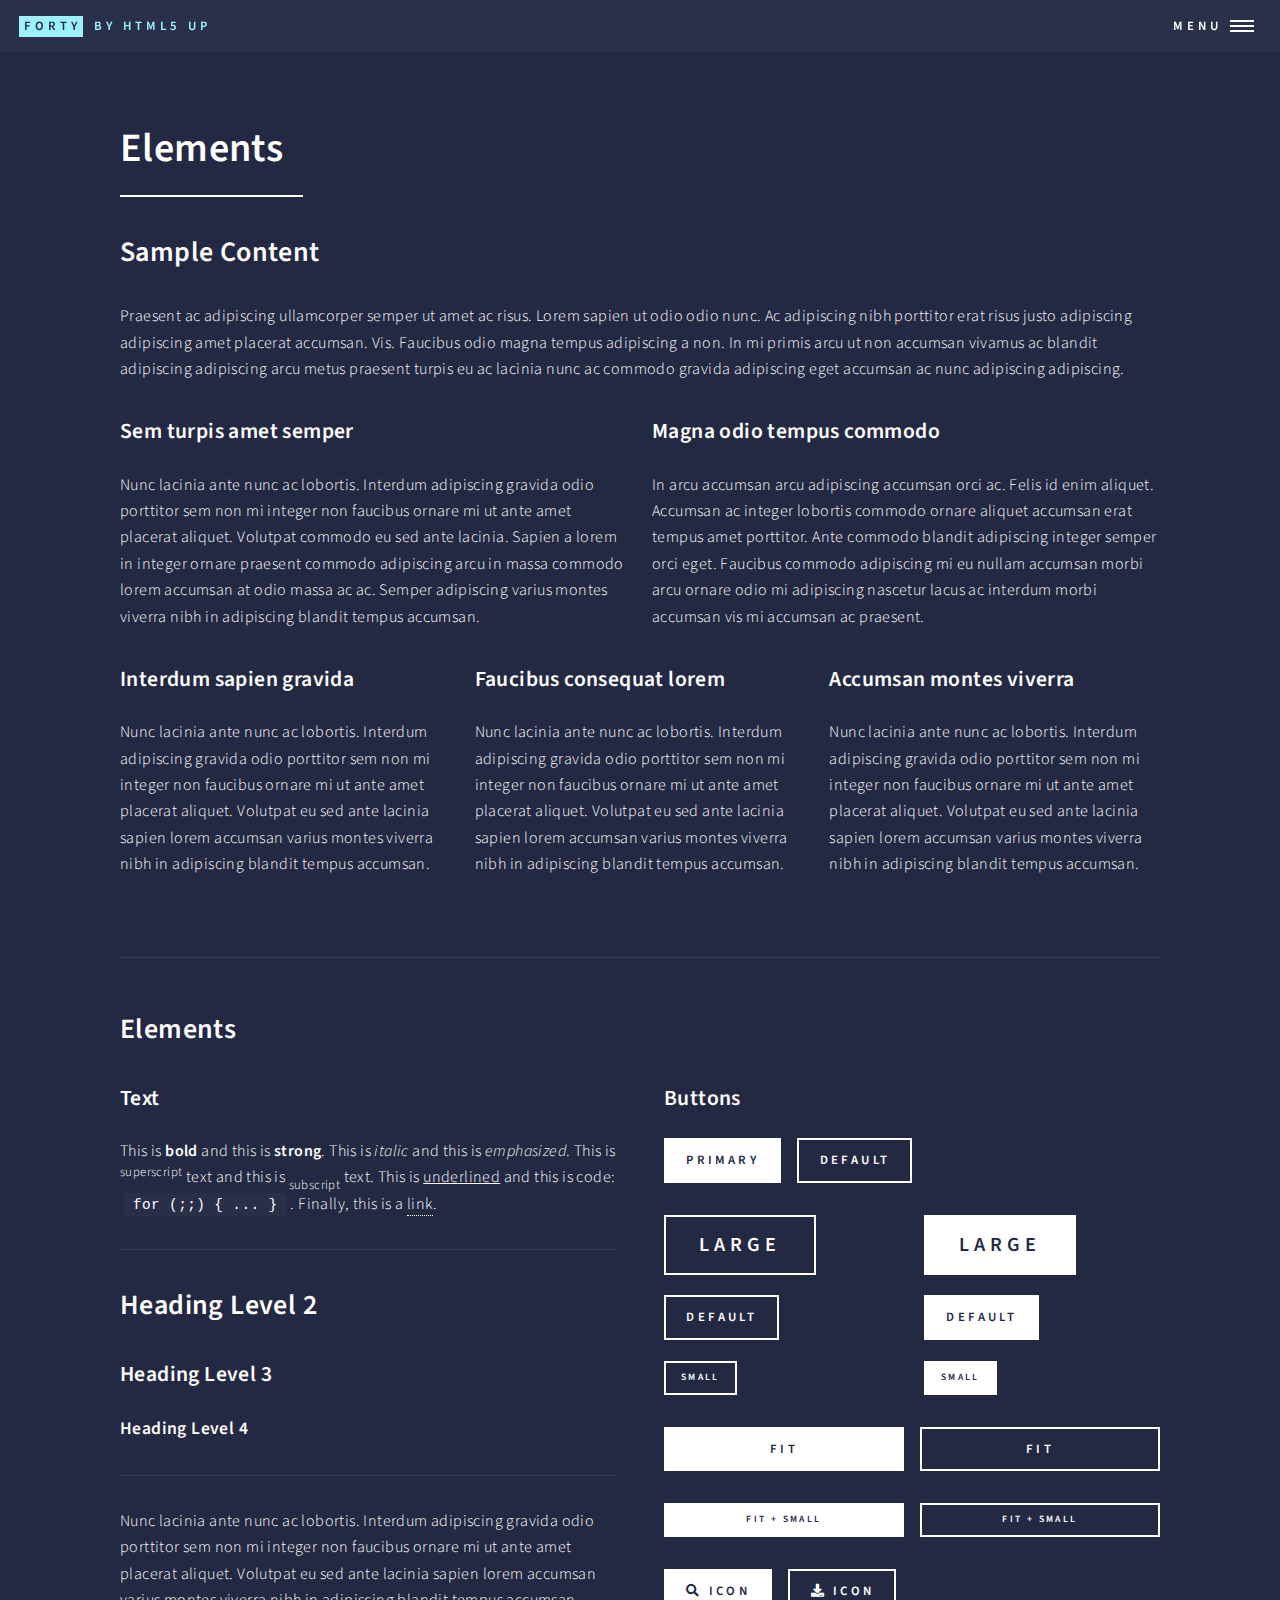
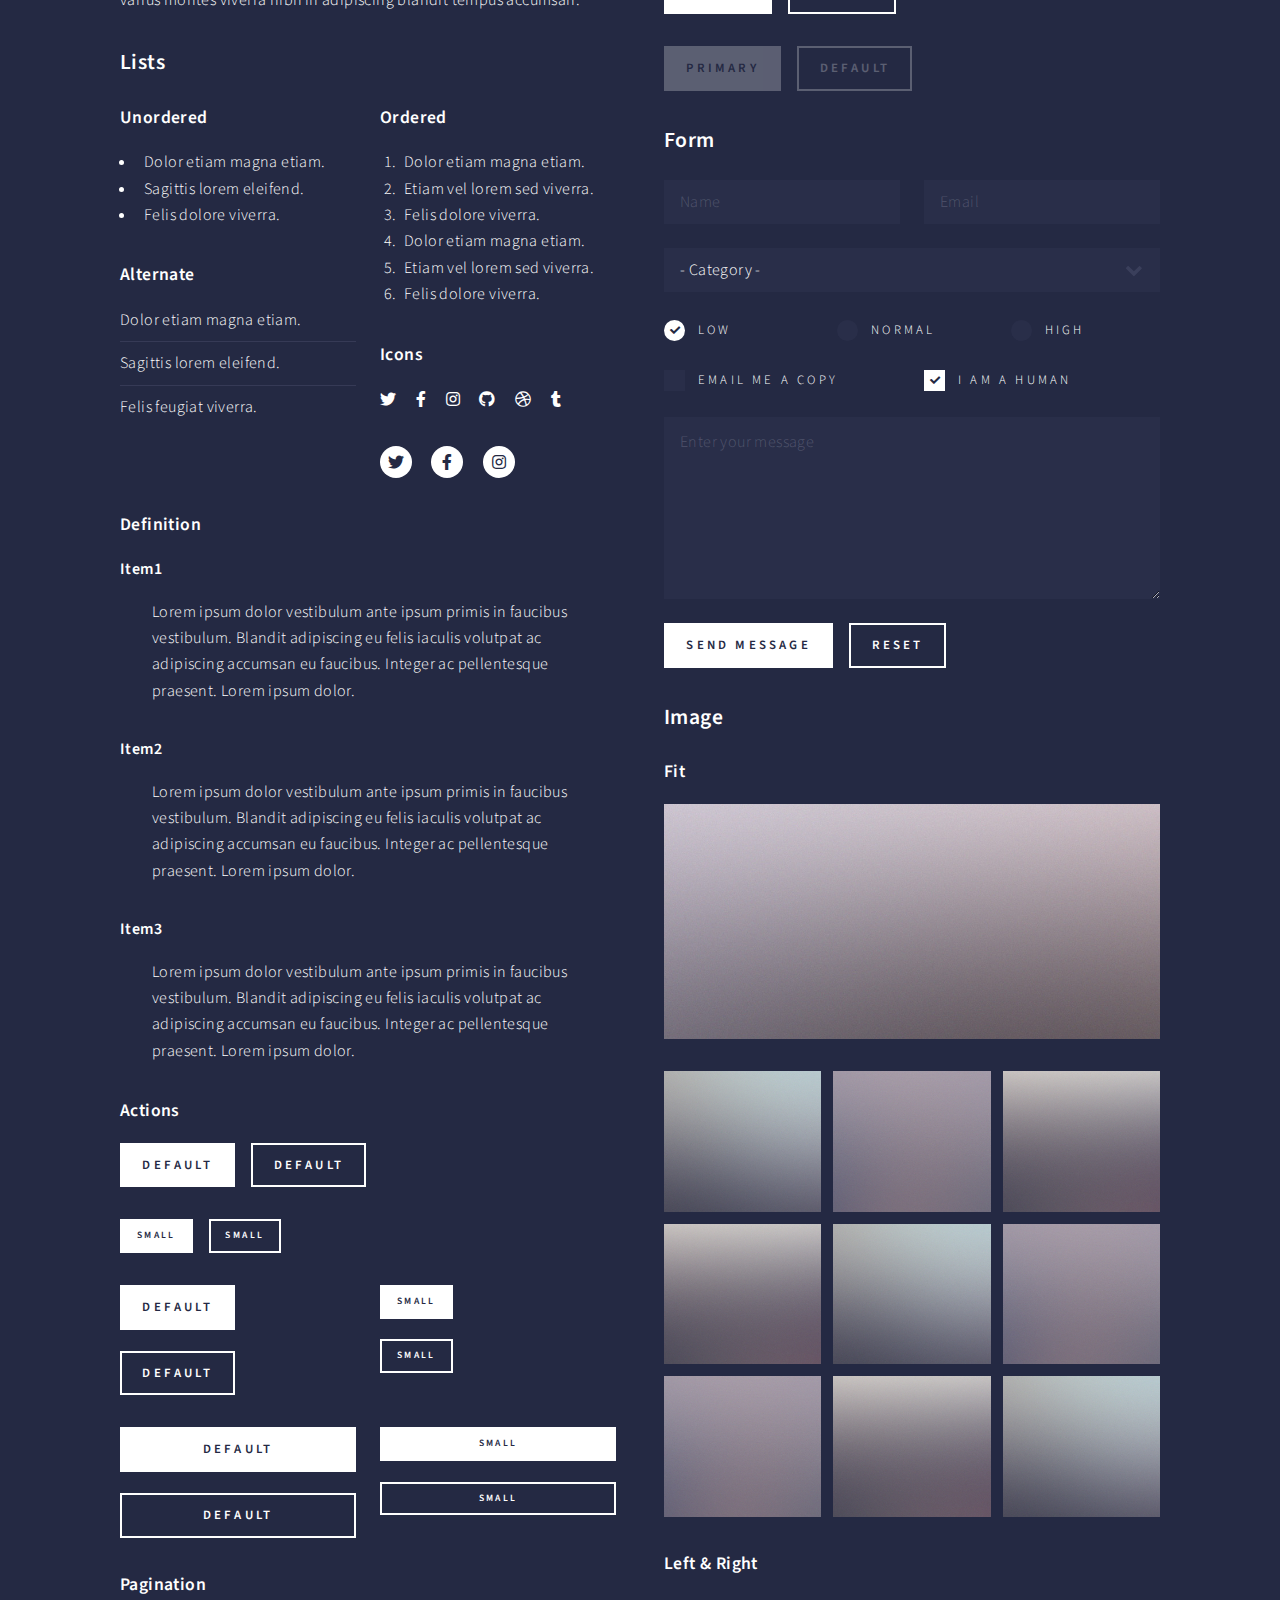
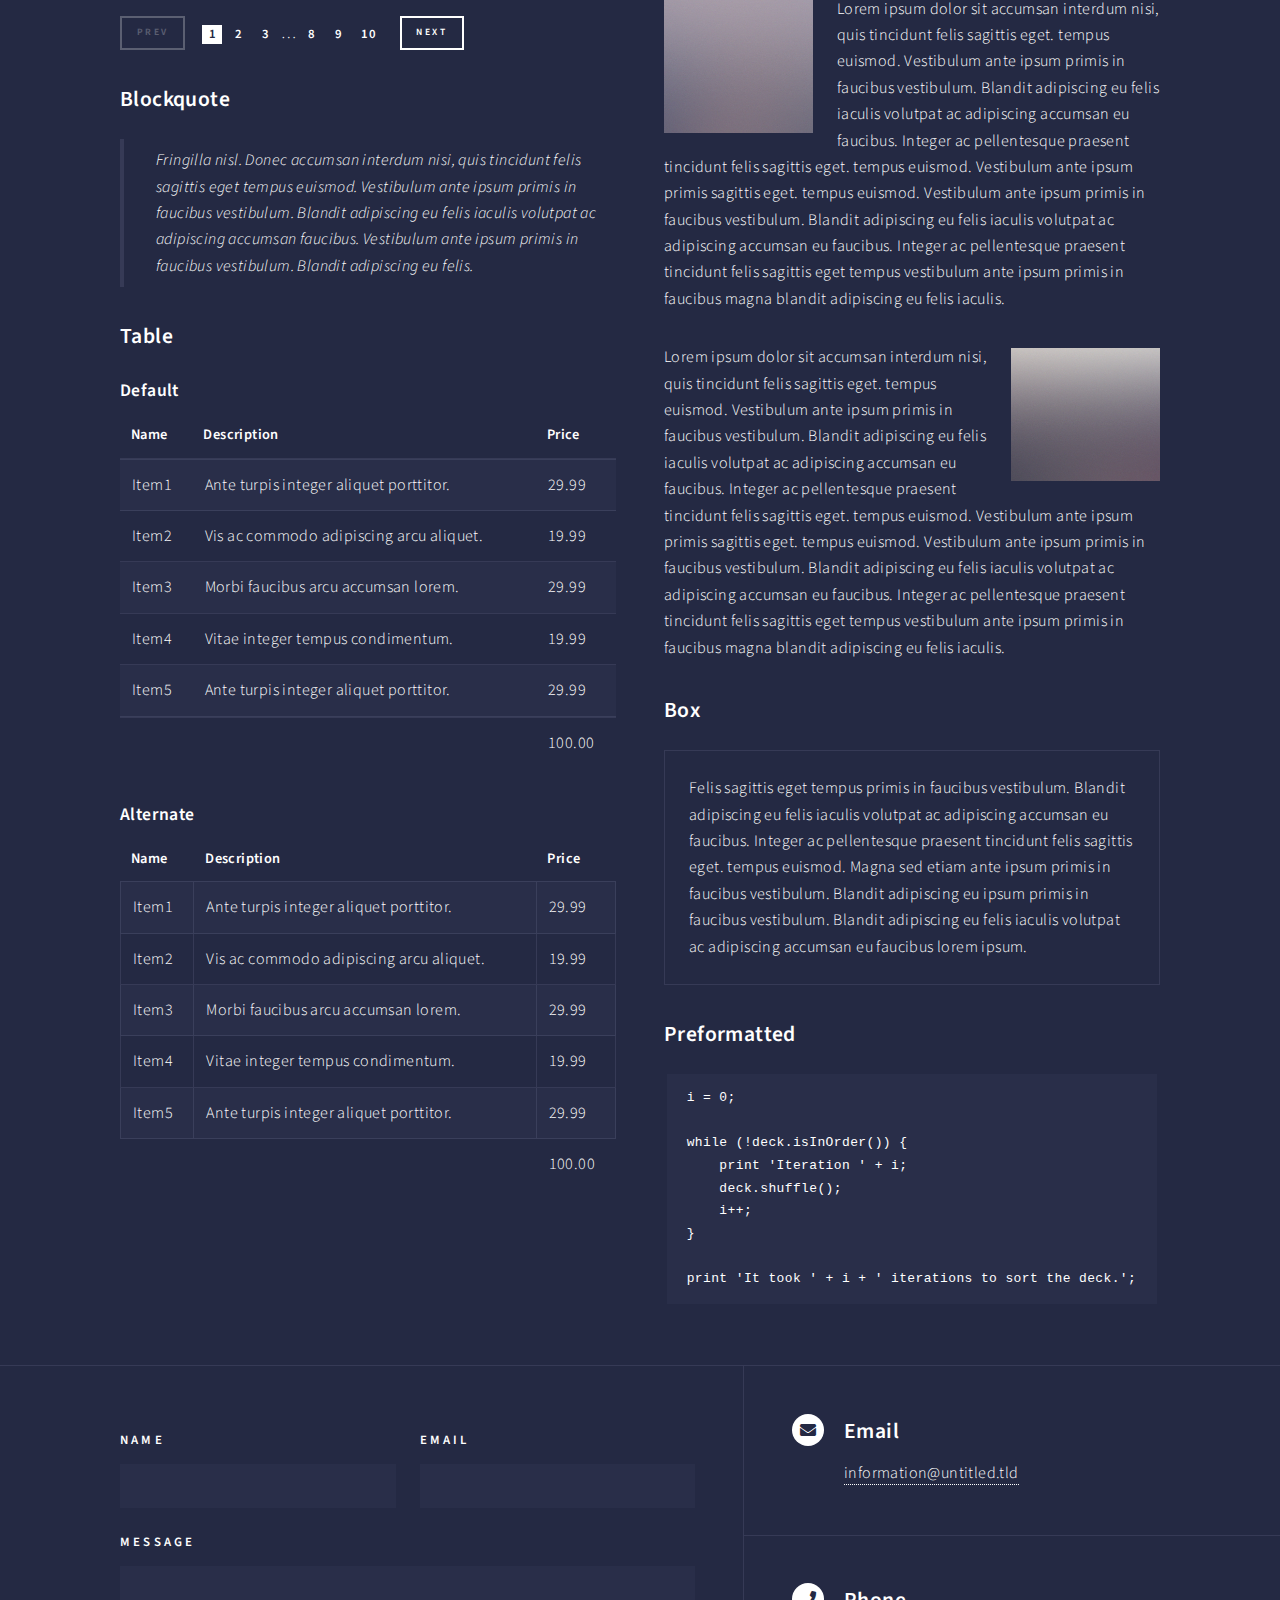
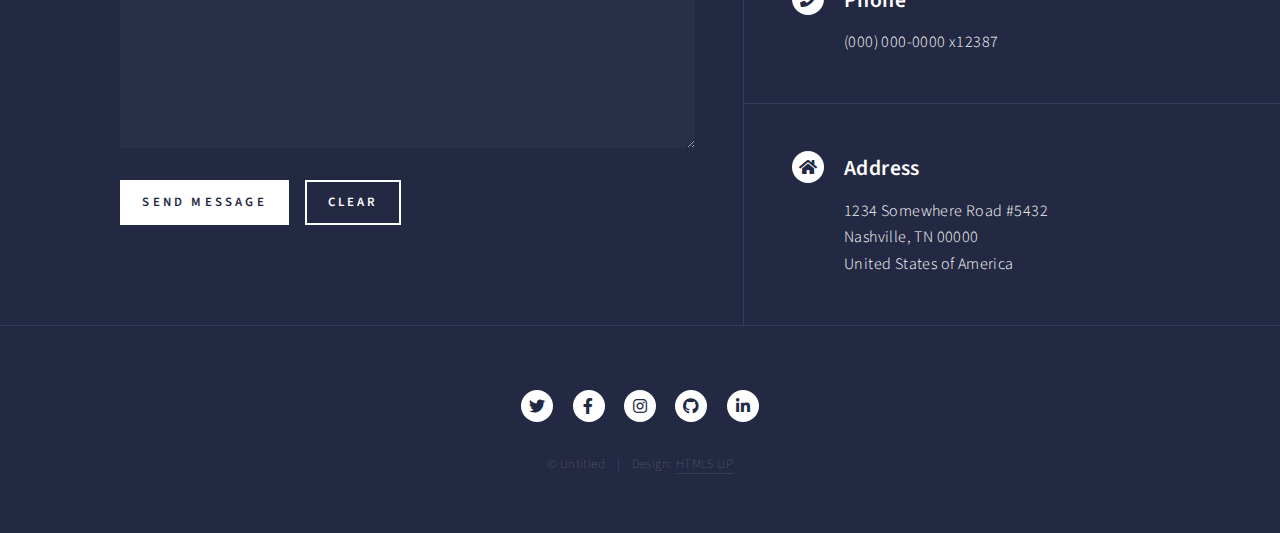
<file: elements.html>
<!DOCTYPE HTML>
<!--
	Forty by HTML5 UP
	html5up.net | @ajlkn
	Free for personal and commercial use under the CCA 3.0 license (html5up.net/license)
-->
<html>
	<head>
		<title>Elements - Forty by HTML5 UP</title>
		<meta charset="utf-8" />
		<meta name="viewport" content="width=device-width, initial-scale=1, user-scalable=no" />
		<link rel="stylesheet" href="assets/css/main.css" />
		<noscript><link rel="stylesheet" href="assets/css/noscript.css" /></noscript>
	</head>
	<body class="is-preload">

		<!-- Wrapper -->
			<div id="wrapper">

				<!-- Header -->
					<header id="header">
						<a href="index.html" class="logo"><strong>Forty</strong> <span>by HTML5 UP</span></a>
						<nav>
							<a href="#menu">Menu</a>
						</nav>
					</header>

				<!-- Menu -->
					<nav id="menu">
						<ul class="links">
							<li><a href="index.html">Home</a></li>
							<li><a href="landing.html">Landing</a></li>
							<li><a href="generic.html">Generic</a></li>
							<li><a href="elements.html">Elements</a></li>
						</ul>
						<ul class="actions stacked">
							<li><a href="#" class="button primary fit">Get Started</a></li>
							<li><a href="#" class="button fit">Log In</a></li>
						</ul>
					</nav>

				<!-- Main -->
					<div id="main" class="alt">

						<!-- One -->
							<section id="one">
								<div class="inner">
									<header class="major">
										<h1>Elements</h1>
									</header>

									<!-- Content -->
										<h2 id="content">Sample Content</h2>
										<p>Praesent ac adipiscing ullamcorper semper ut amet ac risus. Lorem sapien ut odio odio nunc. Ac adipiscing nibh porttitor erat risus justo adipiscing adipiscing amet placerat accumsan. Vis. Faucibus odio magna tempus adipiscing a non. In mi primis arcu ut non accumsan vivamus ac blandit adipiscing adipiscing arcu metus praesent turpis eu ac lacinia nunc ac commodo gravida adipiscing eget accumsan ac nunc adipiscing adipiscing.</p>
										<div class="row">
											<div class="col-6 col-12-small">
												<h3>Sem turpis amet semper</h3>
												<p>Nunc lacinia ante nunc ac lobortis. Interdum adipiscing gravida odio porttitor sem non mi integer non faucibus ornare mi ut ante amet placerat aliquet. Volutpat commodo eu sed ante lacinia. Sapien a lorem in integer ornare praesent commodo adipiscing arcu in massa commodo lorem accumsan at odio massa ac ac. Semper adipiscing varius montes viverra nibh in adipiscing blandit tempus accumsan.</p>
											</div>
											<div class="col-6 col-12-small">
												<h3>Magna odio tempus commodo</h3>
												<p>In arcu accumsan arcu adipiscing accumsan orci ac. Felis id enim aliquet. Accumsan ac integer lobortis commodo ornare aliquet accumsan erat tempus amet porttitor. Ante commodo blandit adipiscing integer semper orci eget. Faucibus commodo adipiscing mi eu nullam accumsan morbi arcu ornare odio mi adipiscing nascetur lacus ac interdum morbi accumsan vis mi accumsan ac praesent.</p>
											</div>
											<!-- Break -->
											<div class="col-4 col-12-medium">
												<h3>Interdum sapien gravida</h3>
												<p>Nunc lacinia ante nunc ac lobortis. Interdum adipiscing gravida odio porttitor sem non mi integer non faucibus ornare mi ut ante amet placerat aliquet. Volutpat eu sed ante lacinia sapien lorem accumsan varius montes viverra nibh in adipiscing blandit tempus accumsan.</p>
											</div>
											<div class="col-4 col-12-medium">
												<h3>Faucibus consequat lorem</h3>
												<p>Nunc lacinia ante nunc ac lobortis. Interdum adipiscing gravida odio porttitor sem non mi integer non faucibus ornare mi ut ante amet placerat aliquet. Volutpat eu sed ante lacinia sapien lorem accumsan varius montes viverra nibh in adipiscing blandit tempus accumsan.</p>
											</div>
											<div class="col-4 col-12-medium">
												<h3>Accumsan montes viverra</h3>
												<p>Nunc lacinia ante nunc ac lobortis. Interdum adipiscing gravida odio porttitor sem non mi integer non faucibus ornare mi ut ante amet placerat aliquet. Volutpat eu sed ante lacinia sapien lorem accumsan varius montes viverra nibh in adipiscing blandit tempus accumsan.</p>
											</div>
										</div>

									<hr class="major" />

									<!-- Elements -->
										<h2 id="elements">Elements</h2>
										<div class="row gtr-200">
											<div class="col-6 col-12-medium">

												<!-- Text stuff -->
													<h3>Text</h3>
													<p>This is <b>bold</b> and this is <strong>strong</strong>. This is <i>italic</i> and this is <em>emphasized</em>.
													This is <sup>superscript</sup> text and this is <sub>subscript</sub> text.
													This is <u>underlined</u> and this is code: <code>for (;;) { ... }</code>.
													Finally, this is a <a href="#">link</a>.</p>
													<hr />
													<h2>Heading Level 2</h2>
													<h3>Heading Level 3</h3>
													<h4>Heading Level 4</h4>
													<hr />
													<p>Nunc lacinia ante nunc ac lobortis. Interdum adipiscing gravida odio porttitor sem non mi integer non faucibus ornare mi ut ante amet placerat aliquet. Volutpat eu sed ante lacinia sapien lorem accumsan varius montes viverra nibh in adipiscing blandit tempus accumsan.</p>

												<!-- Lists -->
													<h3>Lists</h3>
													<div class="row">
														<div class="col-6 col-12-small">

															<h4>Unordered</h4>
															<ul>
																<li>Dolor etiam magna etiam.</li>
																<li>Sagittis lorem eleifend.</li>
																<li>Felis dolore viverra.</li>
															</ul>

															<h4>Alternate</h4>
															<ul class="alt">
																<li>Dolor etiam magna etiam.</li>
																<li>Sagittis lorem eleifend.</li>
																<li>Felis feugiat viverra.</li>
															</ul>

														</div>
														<div class="col-6 col-12-small">

															<h4>Ordered</h4>
															<ol>
																<li>Dolor etiam magna etiam.</li>
																<li>Etiam vel lorem sed viverra.</li>
																<li>Felis dolore viverra.</li>
																<li>Dolor etiam magna etiam.</li>
																<li>Etiam vel lorem sed viverra.</li>
																<li>Felis dolore viverra.</li>
															</ol>

															<h4>Icons</h4>
															<ul class="icons">
																<li><a href="#" class="icon brands fa-twitter"><span class="label">Twitter</span></a></li>
																<li><a href="#" class="icon brands fa-facebook-f"><span class="label">Facebook</span></a></li>
																<li><a href="#" class="icon brands fa-instagram"><span class="label">Instagram</span></a></li>
																<li><a href="#" class="icon brands fa-github"><span class="label">Github</span></a></li>
																<li><a href="#" class="icon brands fa-dribbble"><span class="label">Dribbble</span></a></li>
																<li><a href="#" class="icon brands fa-tumblr"><span class="label">Tumblr</span></a></li>
															</ul>
															<ul class="icons">
																<li><a href="#" class="icon brands alt fa-twitter"><span class="label">Twitter</span></a></li>
																<li><a href="#" class="icon brands alt fa-facebook-f"><span class="label">Facebook</span></a></li>
																<li><a href="#" class="icon brands alt fa-instagram"><span class="label">Instagram</span></a></li>
															</ul>

														</div>
													</div>
													<h4>Definition</h4>
													<dl>
														<dt>Item1</dt>
														<dd>
															<p>Lorem ipsum dolor vestibulum ante ipsum primis in faucibus vestibulum. Blandit adipiscing eu felis iaculis volutpat ac adipiscing accumsan eu faucibus. Integer ac pellentesque praesent. Lorem ipsum dolor.</p>
														</dd>
														<dt>Item2</dt>
														<dd>
															<p>Lorem ipsum dolor vestibulum ante ipsum primis in faucibus vestibulum. Blandit adipiscing eu felis iaculis volutpat ac adipiscing accumsan eu faucibus. Integer ac pellentesque praesent. Lorem ipsum dolor.</p>
														</dd>
														<dt>Item3</dt>
														<dd>
															<p>Lorem ipsum dolor vestibulum ante ipsum primis in faucibus vestibulum. Blandit adipiscing eu felis iaculis volutpat ac adipiscing accumsan eu faucibus. Integer ac pellentesque praesent. Lorem ipsum dolor.</p>
														</dd>
													</dl>

													<h4>Actions</h4>
													<ul class="actions">
														<li><a href="#" class="button primary">Default</a></li>
														<li><a href="#" class="button">Default</a></li>
													</ul>
													<ul class="actions small">
														<li><a href="#" class="button primary small">Small</a></li>
														<li><a href="#" class="button small">Small</a></li>
													</ul>
													<div class="row">
														<div class="col-6 col-12-small">
															<ul class="actions stacked">
																<li><a href="#" class="button primary">Default</a></li>
																<li><a href="#" class="button">Default</a></li>
															</ul>
														</div>
														<div class="col-6 col-12-small">
															<ul class="actions stacked">
																<li><a href="#" class="button primary small">Small</a></li>
																<li><a href="#" class="button small">Small</a></li>
															</ul>
														</div>
														<div class="col-6 col-12-small">
															<ul class="actions stacked">
																<li><a href="#" class="button primary fit">Default</a></li>
																<li><a href="#" class="button fit">Default</a></li>
															</ul>
														</div>
														<div class="col-6 col-12-small">
															<ul class="actions stacked">
																<li><a href="#" class="button primary small fit">Small</a></li>
																<li><a href="#" class="button small fit">Small</a></li>
															</ul>
														</div>
													</div>

													<h4>Pagination</h4>
													<ul class="pagination">
														<li><span class="button small disabled">Prev</span></li>
														<li><a href="#" class="page active">1</a></li>
														<li><a href="#" class="page">2</a></li>
														<li><a href="#" class="page">3</a></li>
														<li><span>&hellip;</span></li>
														<li><a href="#" class="page">8</a></li>
														<li><a href="#" class="page">9</a></li>
														<li><a href="#" class="page">10</a></li>
														<li><a href="#" class="button small">Next</a></li>
													</ul>

												<!-- Blockquote -->
													<h3>Blockquote</h3>
													<blockquote>Fringilla nisl. Donec accumsan interdum nisi, quis tincidunt felis sagittis eget tempus euismod. Vestibulum ante ipsum primis in faucibus vestibulum. Blandit adipiscing eu felis iaculis volutpat ac adipiscing accumsan faucibus. Vestibulum ante ipsum primis in faucibus vestibulum. Blandit adipiscing eu felis.</blockquote>

												<!-- Table -->
													<h3>Table</h3>

													<h4>Default</h4>
													<div class="table-wrapper">
														<table>
															<thead>
																<tr>
																	<th>Name</th>
																	<th>Description</th>
																	<th>Price</th>
																</tr>
															</thead>
															<tbody>
																<tr>
																	<td>Item1</td>
																	<td>Ante turpis integer aliquet porttitor.</td>
																	<td>29.99</td>
																</tr>
																<tr>
																	<td>Item2</td>
																	<td>Vis ac commodo adipiscing arcu aliquet.</td>
																	<td>19.99</td>
																</tr>
																<tr>
																	<td>Item3</td>
																	<td> Morbi faucibus arcu accumsan lorem.</td>
																	<td>29.99</td>
																</tr>
																<tr>
																	<td>Item4</td>
																	<td>Vitae integer tempus condimentum.</td>
																	<td>19.99</td>
																</tr>
																<tr>
																	<td>Item5</td>
																	<td>Ante turpis integer aliquet porttitor.</td>
																	<td>29.99</td>
																</tr>
															</tbody>
															<tfoot>
																<tr>
																	<td colspan="2"></td>
																	<td>100.00</td>
																</tr>
															</tfoot>
														</table>
													</div>

													<h4>Alternate</h4>
													<div class="table-wrapper">
														<table class="alt">
															<thead>
																<tr>
																	<th>Name</th>
																	<th>Description</th>
																	<th>Price</th>
																</tr>
															</thead>
															<tbody>
																<tr>
																	<td>Item1</td>
																	<td>Ante turpis integer aliquet porttitor.</td>
																	<td>29.99</td>
																</tr>
																<tr>
																	<td>Item2</td>
																	<td>Vis ac commodo adipiscing arcu aliquet.</td>
																	<td>19.99</td>
																</tr>
																<tr>
																	<td>Item3</td>
																	<td> Morbi faucibus arcu accumsan lorem.</td>
																	<td>29.99</td>
																</tr>
																<tr>
																	<td>Item4</td>
																	<td>Vitae integer tempus condimentum.</td>
																	<td>19.99</td>
																</tr>
																<tr>
																	<td>Item5</td>
																	<td>Ante turpis integer aliquet porttitor.</td>
																	<td>29.99</td>
																</tr>
															</tbody>
															<tfoot>
																<tr>
																	<td colspan="2"></td>
																	<td>100.00</td>
																</tr>
															</tfoot>
														</table>
													</div>

											</div>
											<div class="col-6 col-12-medium">

												<!-- Buttons -->
													<h3>Buttons</h3>
													<ul class="actions">
														<li><a href="#" class="button primary">Primary</a></li>
														<li><a href="#" class="button">Default</a></li>
													</ul>
													<div class="row">
														<div class="col-6 col-12-xsmall">
															<ul class="actions stacked">
																<li><a href="#" class="button large">Large</a></li>
																<li><a href="#" class="button">Default</a></li>
																<li><a href="#" class="button small">Small</a></li>
															</ul>
														</div>
														<div class="col-6 col-12-xsmall">
															<ul class="actions stacked">
																<li><a href="#" class="button primary large">Large</a></li>
																<li><a href="#" class="button primary">Default</a></li>
																<li><a href="#" class="button primary small">Small</a></li>
															</ul>
														</div>
													</div>
													<ul class="actions fit">
														<li><a href="#" class="button primary fit">Fit</a></li>
														<li><a href="#" class="button fit">Fit</a></li>
													</ul>
													<ul class="actions fit small">
														<li><a href="#" class="button primary fit small">Fit + Small</a></li>
														<li><a href="#" class="button fit small">Fit + Small</a></li>
													</ul>
													<ul class="actions">
														<li><a href="#" class="button primary icon solid fa-search">Icon</a></li>
														<li><a href="#" class="button icon solid fa-download">Icon</a></li>
													</ul>
													<ul class="actions">
														<li><span class="button primary disabled">Primary</span></li>
														<li><span class="button disabled">Default</span></li>
													</ul>

												<!-- Form -->
													<h3>Form</h3>

													<form method="post" action="#">
														<div class="row gtr-uniform">
															<div class="col-6 col-12-xsmall">
																<input type="text" name="demo-name" id="demo-name" value="" placeholder="Name" />
															</div>
															<div class="col-6 col-12-xsmall">
																<input type="email" name="demo-email" id="demo-email" value="" placeholder="Email" />
															</div>
															<!-- Break -->
															<div class="col-12">
																<select name="demo-category" id="demo-category">
																	<option value="">- Category -</option>
																	<option value="1">Manufacturing</option>
																	<option value="1">Shipping</option>
																	<option value="1">Administration</option>
																	<option value="1">Human Resources</option>
																</select>
															</div>
															<!-- Break -->
															<div class="col-4 col-12-small">
																<input type="radio" id="demo-priority-low" name="demo-priority" checked>
																<label for="demo-priority-low">Low</label>
															</div>
															<div class="col-4 col-12-small">
																<input type="radio" id="demo-priority-normal" name="demo-priority">
																<label for="demo-priority-normal">Normal</label>
															</div>
															<div class="col-4 col-12-small">
																<input type="radio" id="demo-priority-high" name="demo-priority">
																<label for="demo-priority-high">High</label>
															</div>
															<!-- Break -->
															<div class="col-6 col-12-small">
																<input type="checkbox" id="demo-copy" name="demo-copy">
																<label for="demo-copy">Email me a copy</label>
															</div>
															<div class="col-6 col-12-small">
																<input type="checkbox" id="demo-human" name="demo-human" checked>
																<label for="demo-human">I am a human</label>
															</div>
															<!-- Break -->
															<div class="col-12">
																<textarea name="demo-message" id="demo-message" placeholder="Enter your message" rows="6"></textarea>
															</div>
															<!-- Break -->
															<div class="col-12">
																<ul class="actions">
																	<li><input type="submit" value="Send Message" class="primary" /></li>
																	<li><input type="reset" value="Reset" /></li>
																</ul>
															</div>
														</div>
													</form>

												<!-- Image -->
													<h3>Image</h3>

													<h4>Fit</h4>
													<span class="image fit"><img src="images/pic03.jpg" alt="" /></span>
													<div class="box alt">
														<div class="row gtr-50 gtr-uniform">
															<div class="col-4"><span class="image fit"><img src="images/pic08.jpg" alt="" /></span></div>
															<div class="col-4"><span class="image fit"><img src="images/pic09.jpg" alt="" /></span></div>
															<div class="col-4"><span class="image fit"><img src="images/pic10.jpg" alt="" /></span></div>
															<!-- Break -->
															<div class="col-4"><span class="image fit"><img src="images/pic10.jpg" alt="" /></span></div>
															<div class="col-4"><span class="image fit"><img src="images/pic08.jpg" alt="" /></span></div>
															<div class="col-4"><span class="image fit"><img src="images/pic09.jpg" alt="" /></span></div>
															<!-- Break -->
															<div class="col-4"><span class="image fit"><img src="images/pic09.jpg" alt="" /></span></div>
															<div class="col-4"><span class="image fit"><img src="images/pic10.jpg" alt="" /></span></div>
															<div class="col-4"><span class="image fit"><img src="images/pic08.jpg" alt="" /></span></div>
														</div>
													</div>

													<h4>Left &amp; Right</h4>
													<p><span class="image left"><img src="images/pic09.jpg" alt="" /></span>Lorem ipsum dolor sit accumsan interdum nisi, quis tincidunt felis sagittis eget. tempus euismod. Vestibulum ante ipsum primis in faucibus vestibulum. Blandit adipiscing eu felis iaculis volutpat ac adipiscing accumsan eu faucibus. Integer ac pellentesque praesent tincidunt felis sagittis eget. tempus euismod. Vestibulum ante ipsum primis sagittis eget. tempus euismod. Vestibulum ante ipsum primis in faucibus vestibulum. Blandit adipiscing eu felis iaculis volutpat ac adipiscing accumsan eu faucibus. Integer ac pellentesque praesent tincidunt felis sagittis eget tempus vestibulum ante ipsum primis in faucibus magna blandit adipiscing eu felis iaculis.</p>
													<p><span class="image right"><img src="images/pic10.jpg" alt="" /></span>Lorem ipsum dolor sit accumsan interdum nisi, quis tincidunt felis sagittis eget. tempus euismod. Vestibulum ante ipsum primis in faucibus vestibulum. Blandit adipiscing eu felis iaculis volutpat ac adipiscing accumsan eu faucibus. Integer ac pellentesque praesent tincidunt felis sagittis eget. tempus euismod. Vestibulum ante ipsum primis sagittis eget. tempus euismod. Vestibulum ante ipsum primis in faucibus vestibulum. Blandit adipiscing eu felis iaculis volutpat ac adipiscing accumsan eu faucibus. Integer ac pellentesque praesent tincidunt felis sagittis eget tempus vestibulum ante ipsum primis in faucibus magna blandit adipiscing eu felis iaculis.</p>

												<!-- Box -->
													<h3>Box</h3>
													<div class="box">
														<p>Felis sagittis eget tempus primis in faucibus vestibulum. Blandit adipiscing eu felis iaculis volutpat ac adipiscing accumsan eu faucibus. Integer ac pellentesque praesent tincidunt felis sagittis eget. tempus euismod. Magna sed etiam ante ipsum primis in faucibus vestibulum. Blandit adipiscing eu ipsum primis in faucibus vestibulum. Blandit adipiscing eu felis iaculis volutpat ac adipiscing accumsan eu faucibus lorem ipsum.</p>
													</div>

												<!-- Preformatted Code -->
													<h3>Preformatted</h3>
													<pre><code>i = 0;

while (!deck.isInOrder()) {
    print 'Iteration ' + i;
    deck.shuffle();
    i++;
}

print 'It took ' + i + ' iterations to sort the deck.';
</code></pre>

											</div>
										</div>

								</div>
							</section>

					</div>

				<!-- Contact -->
					<section id="contact">
						<div class="inner">
							<section>
								<form method="post" action="#">
									<div class="fields">
										<div class="field half">
											<label for="name">Name</label>
											<input type="text" name="name" id="name" />
										</div>
										<div class="field half">
											<label for="email">Email</label>
											<input type="text" name="email" id="email" />
										</div>
										<div class="field">
											<label for="message">Message</label>
											<textarea name="message" id="message" rows="6"></textarea>
										</div>
									</div>
									<ul class="actions">
										<li><input type="submit" value="Send Message" class="primary" /></li>
										<li><input type="reset" value="Clear" /></li>
									</ul>
								</form>
							</section>
							<section class="split">
								<section>
									<div class="contact-method">
										<span class="icon solid alt fa-envelope"></span>
										<h3>Email</h3>
										<a href="#">information@untitled.tld</a>
									</div>
								</section>
								<section>
									<div class="contact-method">
										<span class="icon solid alt fa-phone"></span>
										<h3>Phone</h3>
										<span>(000) 000-0000 x12387</span>
									</div>
								</section>
								<section>
									<div class="contact-method">
										<span class="icon solid alt fa-home"></span>
										<h3>Address</h3>
										<span>1234 Somewhere Road #5432<br />
										Nashville, TN 00000<br />
										United States of America</span>
									</div>
								</section>
							</section>
						</div>
					</section>

				<!-- Footer -->
					<footer id="footer">
						<div class="inner">
							<ul class="icons">
								<li><a href="#" class="icon brands alt fa-twitter"><span class="label">Twitter</span></a></li>
								<li><a href="#" class="icon brands alt fa-facebook-f"><span class="label">Facebook</span></a></li>
								<li><a href="#" class="icon brands alt fa-instagram"><span class="label">Instagram</span></a></li>
								<li><a href="#" class="icon brands alt fa-github"><span class="label">GitHub</span></a></li>
								<li><a href="#" class="icon brands alt fa-linkedin-in"><span class="label">LinkedIn</span></a></li>
							</ul>
							<ul class="copyright">
								<li>&copy; Untitled</li><li>Design: <a href="https://html5up.net">HTML5 UP</a></li>
							</ul>
						</div>
					</footer>

			</div>

		<!-- Scripts -->
			<script src="assets/js/jquery.min.js"></script>
			<script src="assets/js/jquery.scrolly.min.js"></script>
			<script src="assets/js/jquery.scrollex.min.js"></script>
			<script src="assets/js/browser.min.js"></script>
			<script src="assets/js/breakpoints.min.js"></script>
			<script src="assets/js/util.js"></script>
			<script src="assets/js/main.js"></script>

	</body>
</html>
</file>
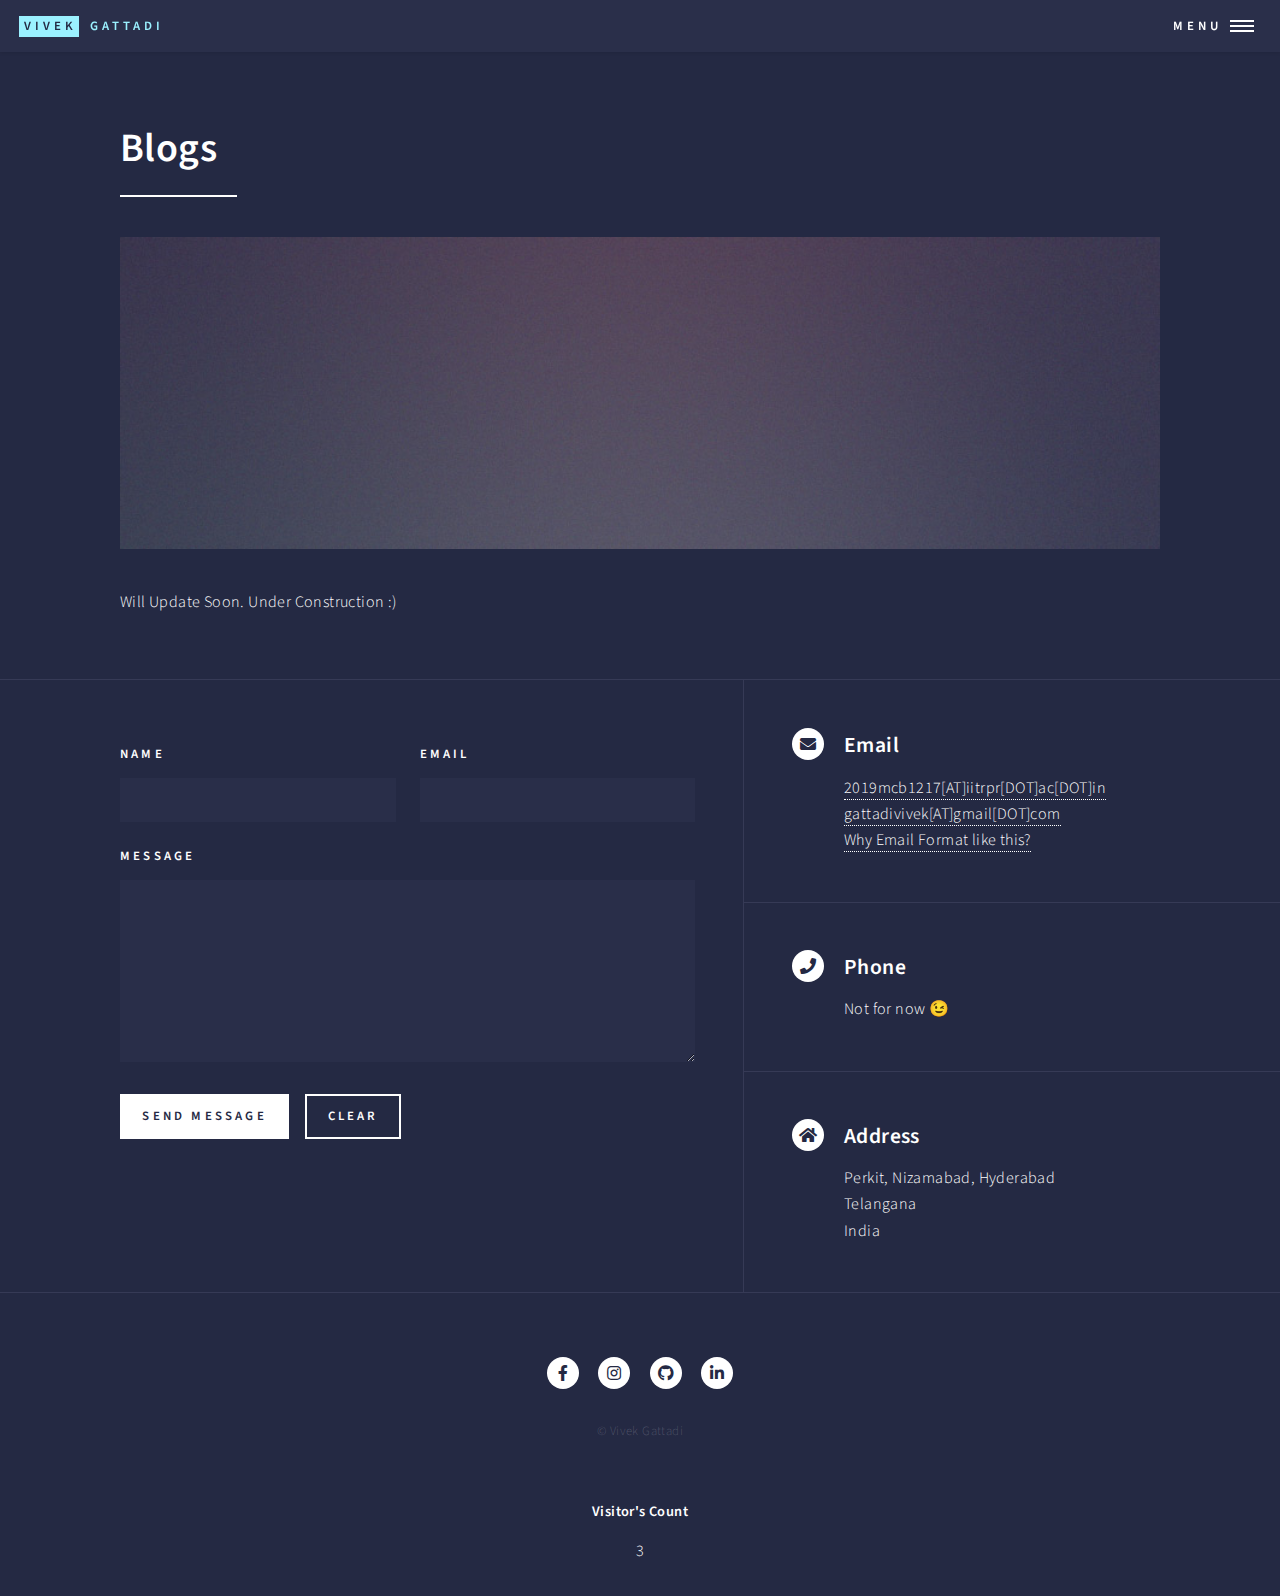
<file: generic.html>
<!DOCTYPE HTML>
<!--
	Forty by HTML5 UP
	html5up.net | @ajlkn
	Free for personal and commercial use under the CCA 3.0 license (html5up.net/license)
-->
<html>
	<head>
		<title>Vivek Gattadi</title>
		<meta charset="utf-8" />
		<meta name="viewport" content="width=device-width, initial-scale=1, user-scalable=no" />
		<link rel="stylesheet" href="assets/css/main.css" />
		<noscript><link rel="stylesheet" href="assets/css/noscript.css" /></noscript>
	</head>
	<body class="is-preload">

		<!-- Wrapper -->
			<div id="wrapper">

				<!-- Header -->
					<header id="header">
						<a href="index.html" class="logo"><strong>Vivek</strong> <span>Gattadi</span></a>
						<nav>
							<a href="#menu">Menu</a>
						</nav>
					</header>

				<!-- Menu -->
					<nav id="menu">
						<ul class="links">
							<li><a href="index.html">Home</a></li>
							<li><a href="landing.html">Projects</a></li>
							<li><a href="generic.html">Blogs</a></li>
							<!-- <li><a href="elements.html">Elements</a></li> -->
						</ul>
						<!-- <ul class="actions stacked">
							<li><a href="#" class="button primary fit">Get Started</a></li>
							<li><a href="#" class="button fit">Log In</a></li>
						</ul> -->
					</nav>

				<!-- Main -->
					<div id="main" class="alt">

						<!-- One -->
							<section id="one">
								<div class="inner">
									<header class="major">
										<h1>Blogs</h1>
									</header>
									<span class="image main"><img src="images/pic11.jpg" alt="" /></span>
									<p>Will Update Soon. Under Construction :)</p>
									<!-- <p>Donec eget ex magna. Interdum et malesuada fames ac ante ipsum primis in faucibus. Pellentesque venenatis dolor imperdiet dolor mattis sagittis. Praesent rutrum sem diam, vitae egestas enim auctor sit amet. Pellentesque leo mauris, consectetur id ipsum sit amet, fergiat. Pellentesque in mi eu massa lacinia malesuada et a elit. Donec urna ex, lacinia in purus ac, pretium pulvinar mauris. Curabitur sapien risus, commodo eget turpis at, elementum convallis elit. Pellentesque enim turpis, hendrerit.</p>
									<p>Lorem ipsum dolor sit amet, consectetur adipiscing elit. Duis dapibus rutrum facilisis. Class aptent taciti sociosqu ad litora torquent per conubia nostra, per inceptos himenaeos. Etiam tristique libero eu nibh porttitor fermentum. Nullam venenatis erat id vehicula viverra. Nunc ultrices eros ut ultricies condimentum. Mauris risus lacus, blandit sit amet venenatis non, bibendum vitae dolor. Nunc lorem mauris, fringilla in aliquam at, euismod in lectus. Pellentesque habitant morbi tristique senectus et netus et malesuada fames ac turpis egestas. In non lorem sit amet elit placerat maximus. Pellentesque aliquam maximus risus, vel sed vehicula.</p>
									<p>Interdum et malesuada fames ac ante ipsum primis in faucibus. Pellentesque venenatis dolor imperdiet dolor mattis sagittis. Praesent rutrum sem diam, vitae egestas enim auctor sit amet. Pellentesque leo mauris, consectetur id ipsum sit amet, fersapien risus, commodo eget turpis at, elementum convallis elit. Pellentesque enim turpis, hendrerit tristique lorem ipsum dolor.</p> -->
								</div>
							</section>

					</div>

				<!-- Contact -->
				<section id="contact">
					<div class="inner">
						<section>
							<form method="post" action="#">
								<div class="fields">
									<div class="field half">
										<label for="name">Name</label>
										<input type="text" name="name" id="name" />
									</div>
									<div class="field half">
										<label for="email">Email</label>
										<input type="text" name="email" id="email" />
									</div>
									<div class="field">
										<label for="message">Message</label>
										<textarea name="message" id="message" rows="6"></textarea>
									</div>
								</div>
								<ul class="actions">
									<li><input type="submit" value="Send Message" class="primary" /></li>
									<li><input type="reset" value="Clear" /></li>
								</ul>
							</form>
						</section>
						<section class="split">
							<section>
								<div class="contact-method">
									<span class="icon solid alt fa-envelope"></span>
									<h3>Email</h3>
									<a href="#">2019mcb1217[AT]iitrpr[DOT]ac[DOT]in</a>
									<a href="#">gattadivivek[AT]gmail[DOT]com</a>
									<p><a href="https://www.seoptimer.com/blog/email-address-on-website/">Why Email Format like this?</a></p>
								</div>
							</section>
							<section>
								<div class="contact-method">
									<span class="icon solid alt fa-phone"></span>
									<h3>Phone</h3>
									<!-- <span>(000) 000-0000 x12387</span> -->
									<span>Not for now 😉</span>
								</div>
							</section>
							<section>
								<div class="contact-method">
									<span class="icon solid alt fa-home"></span>
									<h3>Address</h3>
									<span>Perkit, Nizamabad, Hyderabad<br />
									Telangana<br />
									India</span>
								</div>
							</section>
						</section>
					</div>
				</section>

				<!-- Footer -->
				<footer id="footer">
					<div class="inner">
						<ul class="icons">
							<!-- <li><a href="#" class="icon brands alt fa-twitter"><span class="label">Twitter</span></a></li> -->
							<li><a href="https://www.facebook.com/vivek.gattadi/" class="icon brands alt fa-facebook-f"><span class="label">Facebook</span></a></li>
							<li><a href="https://instagram.com/vivekgattadi?igshid=MzNlNGNkZWQ4Mg==" class="icon brands alt fa-instagram"><span class="label">Instagram</span></a></li>
							<li><a href="https://github.com/vivekgattadi" class="icon brands alt fa-github"><span class="label">GitHub</span></a></li>
							<li><a href="linkedin.com/in/vivek-gattadi-644529194" class="icon brands alt fa-linkedin-in"><span class="label">LinkedIn</span></a></li>
						</ul>
						<ul class="copyright">
							<li>&copy; Vivek Gattadi</li>
							<!-- <li>&copy; Vivek Gattadi</li><li>Design: <a href="https://html5up.net">HTML5 UP</a></li> -->
						</ul>
					</div>
					<div class="counter-box">
						<h5>Visitor's Count</h2>
						<p class="counter">105</p>
					</div>
				</footer>

			</div>

		<!-- Scripts -->
			<script src="assets/js/jquery.min.js"></script>
			<script src="assets/js/jquery.scrolly.min.js"></script>
			<script src="assets/js/jquery.scrollex.min.js"></script>
			<script src="assets/js/browser.min.js"></script>
			<script src="assets/js/breakpoints.min.js"></script>
			<script src="assets/js/util.js"></script>
			<script src="assets/js/main.js"></script>

	</body>
</html>
</file>
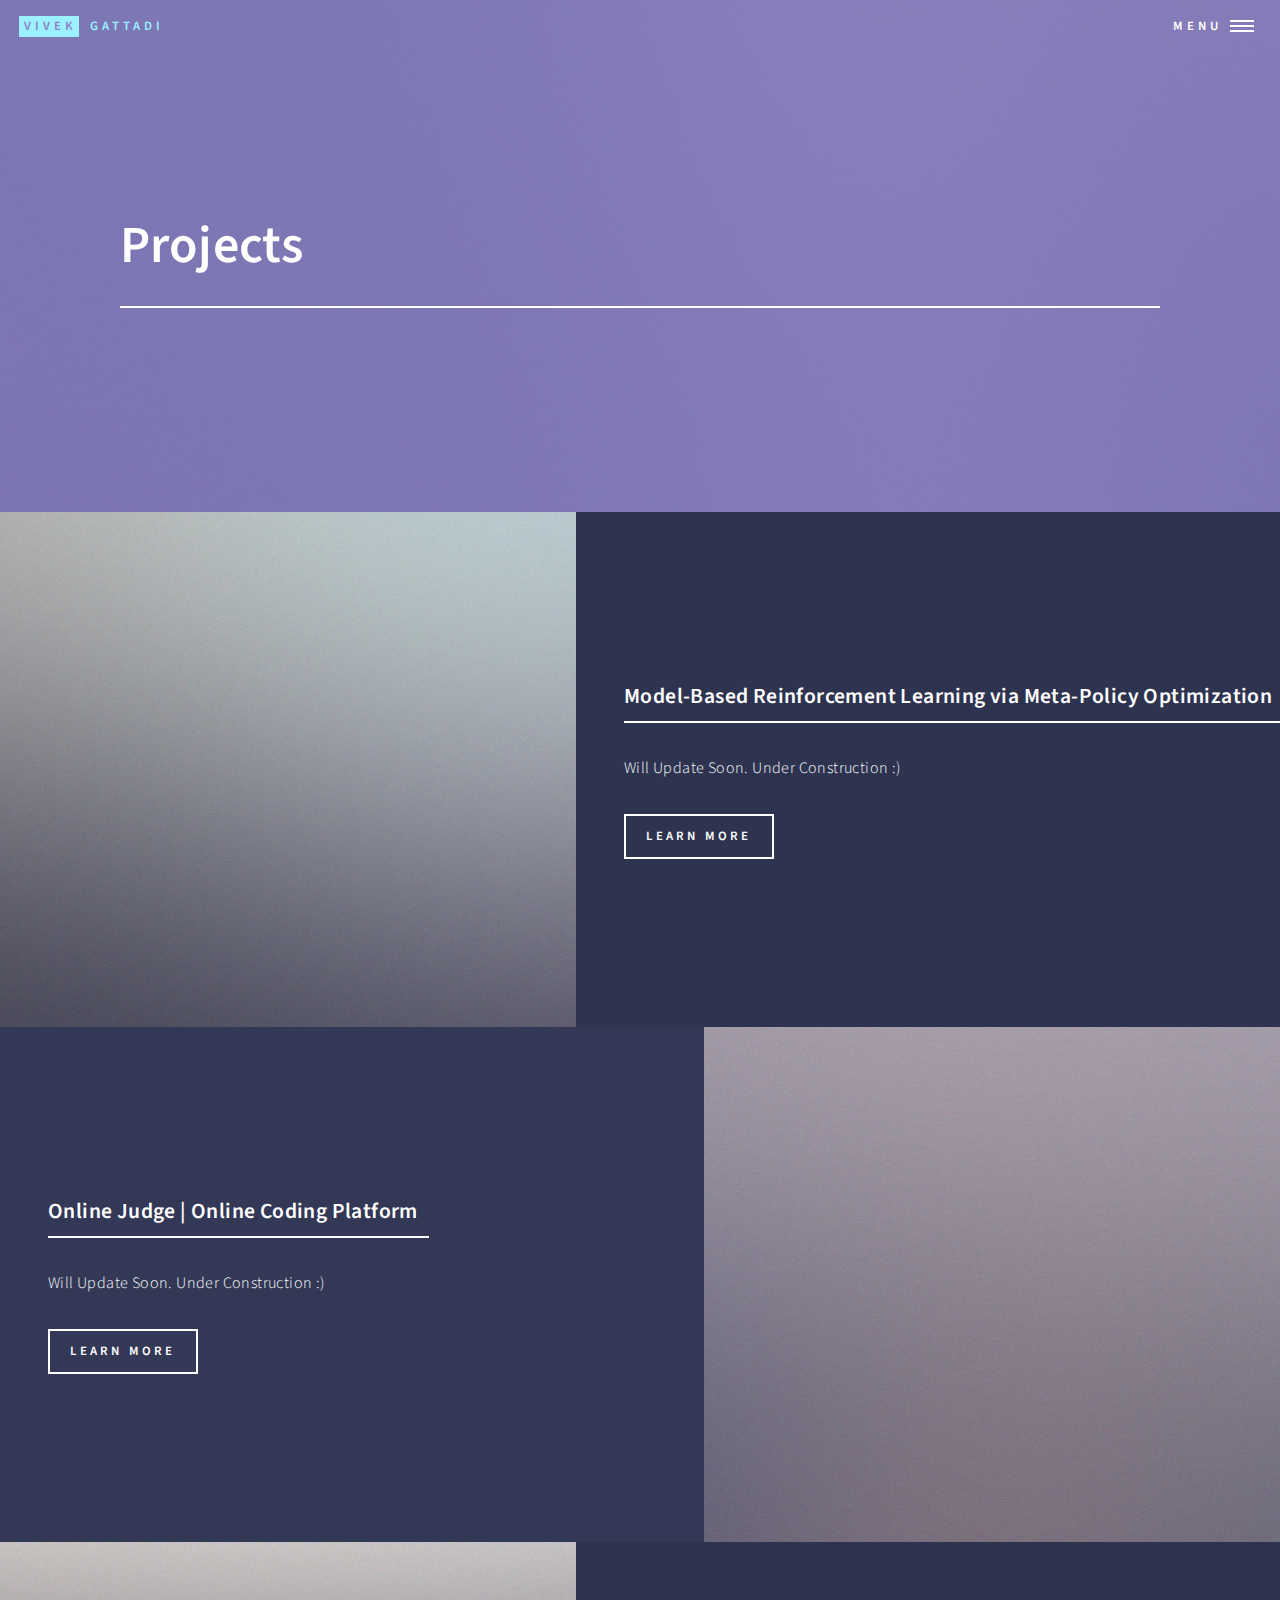
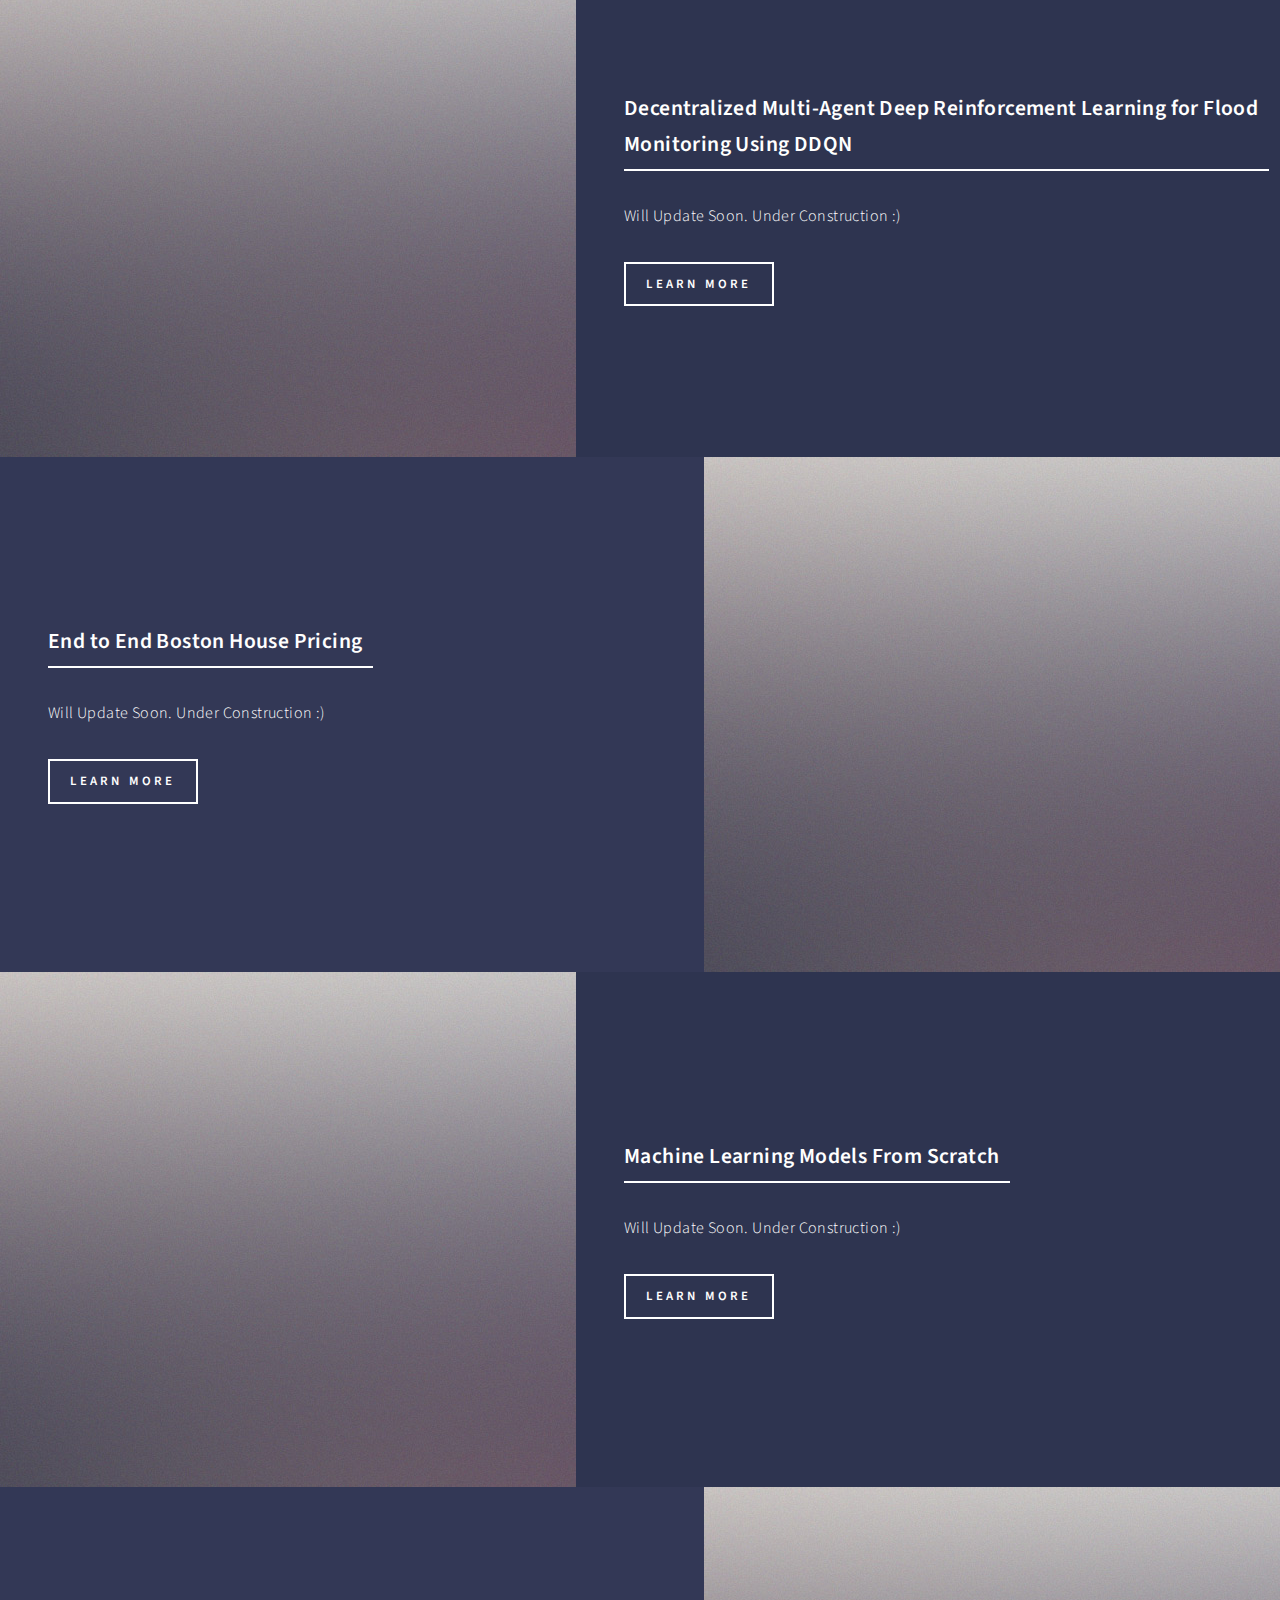
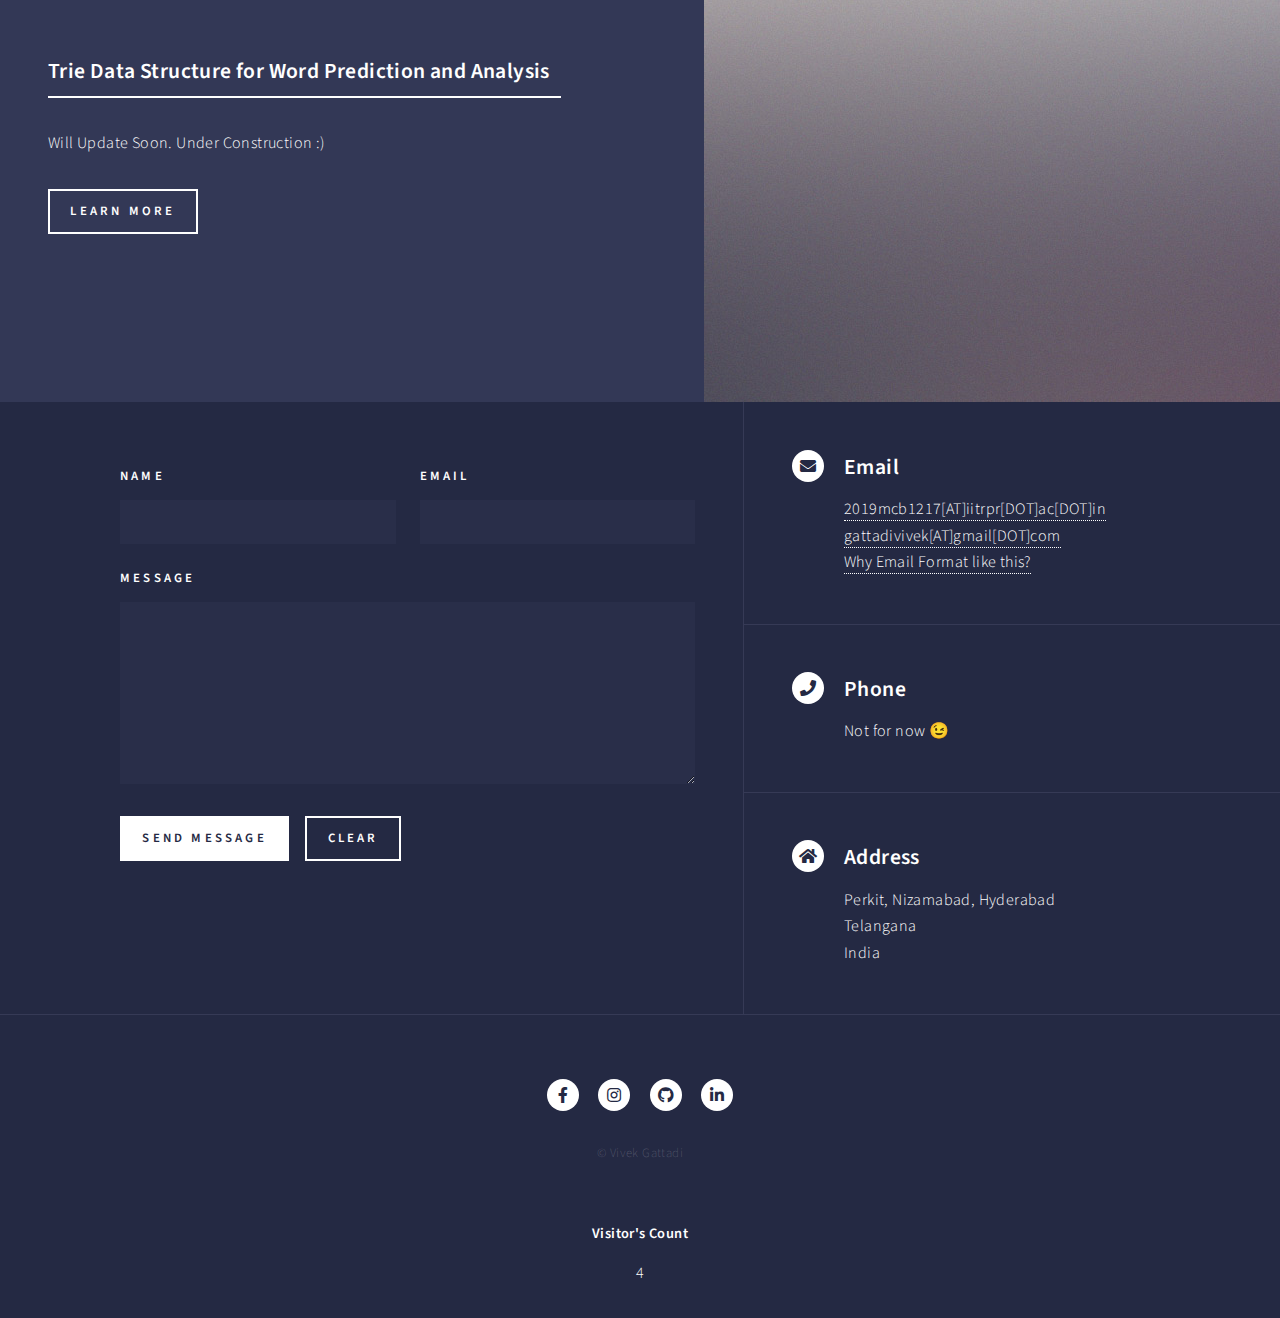
<file: landing.html>
<!DOCTYPE HTML>
<!--
	Forty by HTML5 UP
	html5up.net | @ajlkn
	Free for personal and commercial use under the CCA 3.0 license (html5up.net/license)
-->
<html>
	<head>
		<title>Vivek Gattadi</title>
		<meta charset="utf-8" />
		<meta name="viewport" content="width=device-width, initial-scale=1, user-scalable=no" />
		<link rel="stylesheet" href="assets/css/main.css" />
		<noscript><link rel="stylesheet" href="assets/css/noscript.css" /></noscript>
	</head>
	<body class="is-preload">

		<!-- Wrapper -->
			<div id="wrapper">

				<!-- Header -->
				<!-- Note: The "styleN" class below should match that of the banner element. -->
					<header id="header" class="alt style2">
						<a href="index.html" class="logo"><strong>Vivek</strong> <span>Gattadi</span></a>
						<nav>
							<a href="#menu">Menu</a>
						</nav>
					</header>

				<!-- Menu -->
					<nav id="menu">
						<ul class="links">
							<li><a href="index.html">Home</a></li>
							<li><a href="landing.html">Projects</a></li>
							<li><a href="generic.html">Blogs</a></li>
							<!-- <li><a href="elements.html">Elements</a></li> -->
						</ul>
						<!-- <ul class="actions stacked">
							<li><a href="#" class="button primary fit">Get Started</a></li>
							<li><a href="#" class="button fit">Log In</a></li>
						</ul> -->
					</nav>

				<!-- Banner -->
				<!-- Note: The "styleN" class below should match that of the header element. -->
					<section id="banner" class="style2">
						<div class="inner">
							<span class="image">
								<img src="images/pic07.jpg" alt="" />
							</span>
							<header class="major">
								<h1>Projects</h1>
							</header>
							<div class="content">
								<!-- <p>Lorem ipsum dolor sit amet nullam consequat<br />
								sed veroeros. tempus adipiscing nulla.</p> -->
							</div>
						</div>
					</section>

				<!-- Main -->
					<div id="main">

						<!-- One -->
							<!-- <section id="one">
								<div class="inner">
									<header class="major">
										<h2>Sed amet aliquam</h2>
									</header>
									<p>Nullam et orci eu lorem consequat tincidunt vivamus et sagittis magna sed nunc rhoncus condimentum sem. In efficitur ligula tate urna. Maecenas massa vel lacinia pellentesque lorem ipsum dolor. Nullam et orci eu lorem consequat tincidunt. Vivamus et sagittis libero. Nullam et orci eu lorem consequat tincidunt vivamus et sagittis magna sed nunc rhoncus condimentum sem. In efficitur ligula tate urna.</p>
								</div>
							</section> -->

						<!-- Two -->
							<section id="two" class="spotlights">
								<section>
									<a href="generic.html" class="image">
										<img src="images/pic08.jpg" alt="" data-position="center center" />
									</a>
									<div class="content">
										<div class="inner">
											<header class="major">
												<h3>Model-Based Reinforcement Learning via Meta-Policy Optimization</h3>
											</header>
											<p> Will Update Soon. Under Construction :)</p>
											<ul class="actions">
												<li><a href="generic.html" class="button">Learn more</a></li>
											</ul>
										</div>
									</div>
								</section>
								<section>
									<a href="generic.html" class="image">
										<img src="images/pic09.jpg" alt="" data-position="top center" />
									</a>
									<div class="content">
										<div class="inner">
											<header class="major">
												<h3> Online Judge | Online Coding Platform </h3>
											</header>
											<p>Will Update Soon. Under Construction :)</p>
											<ul class="actions">
												<li><a href="generic.html" class="button">Learn more</a></li>
											</ul>
										</div>
									</div>
								</section>
								<section>
									<a href="generic.html" class="image">
										<img src="images/pic10.jpg" alt="" data-position="25% 25%" />
									</a>
									<div class="content">
										<div class="inner">
											<header class="major">
												<h3>Decentralized Multi-Agent Deep Reinforcement Learning for Flood <br>Monitoring Using DDQN </h3>
											</header>
											<p>Will Update Soon. Under Construction :)</p>
											<ul class="actions">
												<li><a href="generic.html" class="button">Learn more</a></li>
											</ul>
										</div>
									</div>
								</section>
								<section>
									<a href="generic.html" class="image">
										<img src="images/pic10.jpg" alt="" data-position="25% 25%" />
									</a>
									<div class="content">
										<div class="inner">
											<header class="major">
												<h3>  End to End Boston House Pricing </h3>
											</header>
											<p>Will Update Soon. Under Construction :)</p>
											<ul class="actions">
												<li><a href="generic.html" class="button">Learn more</a></li>
											</ul>
										</div>
									</div>
								</section>
								<section>
									<a href="generic.html" class="image">
										<img src="images/pic10.jpg" alt="" data-position="25% 25%" />
									</a>
									<div class="content">
										<div class="inner">
											<header class="major">
												<h3> Machine Learning Models From Scratch </h3>
											</header>
											<p>Will Update Soon. Under Construction :)</p>
											<ul class="actions">
												<li><a href="generic.html" class="button">Learn more</a></li>
											</ul>
										</div>
									</div>
								</section>
								<section>
									<a href="generic.html" class="image">
										<img src="images/pic10.jpg" alt="" data-position="25% 25%" />
									</a>
									<div class="content">
										<div class="inner">
											<header class="major">
												<h3> Trie Data Structure for Word Prediction and Analysis </h3>
											</header>
											<p>Will Update Soon. Under Construction :)</p>
											<ul class="actions">
												<li><a href="generic.html" class="button">Learn more</a></li>
											</ul>
										</div>
									</div>
								</section>

							</section>

						<!-- Three -->
							<!-- <section id="three">
								<div class="inner">
									<header class="major">
										<h2>Massa libero</h2>
									</header>
									<p>Nullam et orci eu lorem consequat tincidunt vivamus et sagittis libero. Mauris aliquet magna magna sed nunc rhoncus pharetra. Pellentesque condimentum sem. In efficitur ligula tate urna. Maecenas laoreet massa vel lacinia pellentesque lorem ipsum dolor. Nullam et orci eu lorem consequat tincidunt. Vivamus et sagittis libero. Mauris aliquet magna magna sed nunc rhoncus amet pharetra et feugiat tempus.</p>
									<ul class="actions">
										<li><a href="generic.html" class="button next">Get Started</a></li>
									</ul>
								</div>
							</section> -->

					</div>

				<!-- Contact -->
				<section id="contact">
					<div class="inner">
						<section>
							<form method="post" action="#">
								<div class="fields">
									<div class="field half">
										<label for="name">Name</label>
										<input type="text" name="name" id="name" />
									</div>
									<div class="field half">
										<label for="email">Email</label>
										<input type="text" name="email" id="email" />
									</div>
									<div class="field">
										<label for="message">Message</label>
										<textarea name="message" id="message" rows="6"></textarea>
									</div>
								</div>
								<ul class="actions">
									<li><input type="submit" value="Send Message" class="primary" /></li>
									<li><input type="reset" value="Clear" /></li>
								</ul>
							</form>
						</section>
						<section class="split">
							<section>
								<div class="contact-method">
									<span class="icon solid alt fa-envelope"></span>
									<h3>Email</h3>
									<a href="#">2019mcb1217[AT]iitrpr[DOT]ac[DOT]in</a>
									<a href="#">gattadivivek[AT]gmail[DOT]com</a>
									<p><a href="https://www.seoptimer.com/blog/email-address-on-website/">Why Email Format like this?</a></p>
								</div>
							</section>
							<section>
								<div class="contact-method">
									<span class="icon solid alt fa-phone"></span>
									<h3>Phone</h3>
									<!-- <span>(000) 000-0000 x12387</span> -->
									<span>Not for now 😉</span>
								</div>
							</section>
							<section>
								<div class="contact-method">
									<span class="icon solid alt fa-home"></span>
									<h3>Address</h3>
									<span>Perkit, Nizamabad, Hyderabad<br />
									Telangana<br />
									India</span>
								</div>
							</section>
						</section>
					</div>
				</section>

				<!-- Footer -->
				<footer id="footer">
					<div class="inner">
						<ul class="icons">
							<!-- <li><a href="#" class="icon brands alt fa-twitter"><span class="label">Twitter</span></a></li> -->
							<li><a href="https://www.facebook.com/vivek.gattadi/" class="icon brands alt fa-facebook-f"><span class="label">Facebook</span></a></li>
							<li><a href="https://instagram.com/vivekgattadi?igshid=MzNlNGNkZWQ4Mg==" class="icon brands alt fa-instagram"><span class="label">Instagram</span></a></li>
							<li><a href="https://github.com/vivekgattadi" class="icon brands alt fa-github"><span class="label">GitHub</span></a></li>
							<li><a href="https://www.linkedin.com/in/vivek-gattadi-644529194?lipi=urn%3Ali%3Apage%3Ad_flagship3_profile_view_base_contact_details%3B0n2cpZyfTCKfRPFm2lB3MQ%3D%3D" class="icon brands alt fa-linkedin-in"><span class="label">LinkedIn</span></a></li>
						</ul>
						<ul class="copyright">
							<li>&copy; Vivek Gattadi</li>
							<!-- <li>&copy; Vivek Gattadi</li><li>Design: <a href="https://html5up.net">HTML5 UP</a></li> -->
						</ul>
					</div>
					<div class="counter-box">
						<h5>Visitor's Count</h2>
						<p class="counter">105</p>
					</div>
				</footer>

			</div>

		<!-- Scripts -->
			<script src="assets/js/jquery.min.js"></script>
			<script src="assets/js/jquery.scrolly.min.js"></script>
			<script src="assets/js/jquery.scrollex.min.js"></script>
			<script src="assets/js/browser.min.js"></script>
			<script src="assets/js/breakpoints.min.js"></script>
			<script src="assets/js/util.js"></script>
			<script src="assets/js/main.js"></script>

	</body>
</html>
</file>
<file: assets/css/noscript.css>
/*
	Forty by HTML5 UP
	html5up.net | @ajlkn
	Free for personal and commercial use under the CCA 3.0 license (html5up.net/license)
*/

/* Banner */

	body.is-preload #banner:after {
		opacity: 0.85;
	}

	body.is-preload #banner > .inner {
		-moz-filter: none;
		-webkit-filter: none;
		-ms-filter: none;
		filter: none;
		-moz-transform: none;
		-webkit-transform: none;
		-ms-transform: none;
		transform: none;
		opacity: 1;
	}
</file>
<file: assets/css/main.css>
@import url(fontawesome-all.min.css);
@import url("https://fonts.googleapis.com/css?family=Source+Sans+Pro:300,300italic,600,600italic");

/*
	Forty by HTML5 UP
	html5up.net | @ajlkn
	Free for personal and commercial use under the CCA 3.0 license (html5up.net/license)
*/

html, body, div, span, applet, object,
iframe, h1, h2, h3, h4, h5, h6, p, blockquote,
pre, a, abbr, acronym, address, big, cite,
code, del, dfn, em, img, ins, kbd, q, s, samp,
small, strike, strong, sub, sup, tt, var, b,
u, i, center, dl, dt, dd, ol, ul, li, fieldset,
form, label, legend, table, caption, tbody,
tfoot, thead, tr, th, td, article, aside,
canvas, details, embed, figure, figcaption,
footer, header, hgroup, menu, nav, output, ruby,
section, summary, time, mark, audio, video {
	margin: 0;
	padding: 0;
	border: 0;
	font-size: 100%;
	font: inherit;
	vertical-align: baseline;}

article, aside, details, figcaption, figure,
footer, header, hgroup, menu, nav, section {
	display: block;}

body {
	line-height: 1;
}

ol, ul {
	list-style: none;
}

blockquote, q {
	quotes: none;
}

	blockquote:before, blockquote:after, q:before, q:after {
		content: '';
		content: none;
	}

table {
	border-collapse: collapse;
	border-spacing: 0;
}

body {
	-webkit-text-size-adjust: none;
}

mark {
	background-color: transparent;
	color: inherit;
}

input::-moz-focus-inner {
	border: 0;
	padding: 0;
}

input, select, textarea {
	-moz-appearance: none;
	-webkit-appearance: none;
	-ms-appearance: none;
	appearance: none;
}

/* Basic */

	@-ms-viewport {
		width: device-width;
	}

	body {
		-ms-overflow-style: scrollbar;
	}

	@media screen and (max-width: 480px) {

		html, body {
			min-width: 320px;
		}

	}

	html {
		box-sizing: border-box;
	}

	*, *:before, *:after {
		box-sizing: inherit;
	}

	body {
		background: #242943;
	}

		body.is-preload *, body.is-preload *:before, body.is-preload *:after {
			-moz-animation: none !important;
			-webkit-animation: none !important;
			-ms-animation: none !important;
			animation: none !important;
			-moz-transition: none !important;
			-webkit-transition: none !important;
			-ms-transition: none !important;
			transition: none !important;
		}

/* Type */

	body, input, select, textarea {
		color: #ffffff;
		font-family: "Source Sans Pro", Helvetica, sans-serif;
		font-size: 17pt;
		font-weight: 300;
		letter-spacing: 0.025em;
		line-height: 1.65;
	}

		@media screen and (max-width: 1680px) {

			body, input, select, textarea {
				font-size: 14pt;
			}

		}

		@media screen and (max-width: 1280px) {

			body, input, select, textarea {
				font-size: 12pt;
			}

		}

		@media screen and (max-width: 360px) {

			body, input, select, textarea {
				font-size: 11pt;
			}

		}

	a {
		-moz-transition: color 0.2s ease-in-out, border-bottom-color 0.2s ease-in-out;
		-webkit-transition: color 0.2s ease-in-out, border-bottom-color 0.2s ease-in-out;
		-ms-transition: color 0.2s ease-in-out, border-bottom-color 0.2s ease-in-out;
		transition: color 0.2s ease-in-out, border-bottom-color 0.2s ease-in-out;
		border-bottom: dotted 1px;
		color: inherit;
		text-decoration: none;
	}

		a:hover {
			border-bottom-color: transparent;
			color: #9bf1ff !important;
		}

		a:active {
			color: #53e3fb !important;
		}

	strong, b {
		color: #ffffff;
		font-weight: 600;
	}

	em, i {
		font-style: italic;
	}

	p {
		margin: 0 0 2em 0;
	}

	h1, h2, h3, h4, h5, h6 {
		color: #ffffff;
		font-weight: 600;
		line-height: 1.65;
		margin: 0 0 1em 0;
	}

		h1 a, h2 a, h3 a, h4 a, h5 a, h6 a {
			color: inherit;
			border-bottom: 0;
		}

	h1 {
		font-size: 2.5em;
	}

	h2 {
		font-size: 1.75em;
	}

	h3 {
		font-size: 1.35em;
	}

	h4 {
		font-size: 1.1em;
	}

	h5 {
		font-size: 0.9em;
	}

	h6 {
		font-size: 0.7em;
	}

	@media screen and (max-width: 736px) {

		h1 {
			font-size: 2em;
		}

		h2 {
			font-size: 1.5em;
		}

		h3 {
			font-size: 1.25em;
		}

	}

	sub {
		font-size: 0.8em;
		position: relative;
		top: 0.5em;
	}

	sup {
		font-size: 0.8em;
		position: relative;
		top: -0.5em;
	}

	blockquote {
		border-left: solid 4px rgba(212, 212, 255, 0.1);
		font-style: italic;
		margin: 0 0 2em 0;
		padding: 0.5em 0 0.5em 2em;
	}

	code {
		background: rgba(212, 212, 255, 0.035);
		font-family: "Courier New", monospace;
		font-size: 0.9em;
		margin: 0 0.25em;
		padding: 0.25em 0.65em;
	}

	pre {
		-webkit-overflow-scrolling: touch;
		font-family: "Courier New", monospace;
		font-size: 0.9em;
		margin: 0 0 2em 0;
	}

		pre code {
			display: block;
			line-height: 1.75;
			padding: 1em 1.5em;
			overflow-x: auto;
		}

	hr {
		border: 0;
		border-bottom: solid 1px rgba(212, 212, 255, 0.1);
		margin: 2em 0;
	}

		hr.major {
			margin: 3em 0;
		}

	.align-left {
		text-align: left;
	}

	.align-center {
		text-align: center;
	}

	.align-right {
		text-align: right;
	}

/* Row */

	.row {
		display: flex;
		flex-wrap: wrap;
		box-sizing: border-box;
		align-items: stretch;
	}

		.row > * {
			box-sizing: border-box;
		}

		.row.gtr-uniform > * > :last-child {
			margin-bottom: 0;
		}

		.row.aln-left {
			justify-content: flex-start;
		}

		.row.aln-center {
			justify-content: center;
		}

		.row.aln-right {
			justify-content: flex-end;
		}

		.row.aln-top {
			align-items: flex-start;
		}

		.row.aln-middle {
			align-items: center;
		}

		.row.aln-bottom {
			align-items: flex-end;
		}

		.row > .imp {
			order: -1;
		}

		.row > .col-1 {
			width: 8.33333%;
		}

		.row > .off-1 {
			margin-left: 8.33333%;
		}

		.row > .col-2 {
			width: 16.66667%;
		}

		.row > .off-2 {
			margin-left: 16.66667%;
		}

		.row > .col-3 {
			width: 25%;
		}

		.row > .off-3 {
			margin-left: 25%;
		}

		.row > .col-4 {
			width: 33.33333%;
		}

		.row > .off-4 {
			margin-left: 33.33333%;
		}

		.row > .col-5 {
			width: 41.66667%;
		}

		.row > .off-5 {
			margin-left: 41.66667%;
		}

		.row > .col-6 {
			width: 50%;
		}

		.row > .off-6 {
			margin-left: 50%;
		}

		.row > .col-7 {
			width: 58.33333%;
		}

		.row > .off-7 {
			margin-left: 58.33333%;
		}

		.row > .col-8 {
			width: 66.66667%;
		}

		.row > .off-8 {
			margin-left: 66.66667%;
		}

		.row > .col-9 {
			width: 75%;
		}

		.row > .off-9 {
			margin-left: 75%;
		}

		.row > .col-10 {
			width: 83.33333%;
		}

		.row > .off-10 {
			margin-left: 83.33333%;
		}

		.row > .col-11 {
			width: 91.66667%;
		}

		.row > .off-11 {
			margin-left: 91.66667%;
		}

		.row > .col-12 {
			width: 100%;
		}

		.row > .off-12 {
			margin-left: 100%;
		}

		.row.gtr-0 {
			margin-top: 0;
			margin-left: 0em;
		}

			.row.gtr-0 > * {
				padding: 0 0 0 0em;
			}

			.row.gtr-0.gtr-uniform {
				margin-top: 0em;
			}

				.row.gtr-0.gtr-uniform > * {
					padding-top: 0em;
				}

		.row.gtr-25 {
			margin-top: 0;
			margin-left: -0.5em;
		}

			.row.gtr-25 > * {
				padding: 0 0 0 0.5em;
			}

			.row.gtr-25.gtr-uniform {
				margin-top: -0.5em;
			}

				.row.gtr-25.gtr-uniform > * {
					padding-top: 0.5em;
				}

		.row.gtr-50 {
			margin-top: 0;
			margin-left: -1em;
		}

			.row.gtr-50 > * {
				padding: 0 0 0 1em;
			}

			.row.gtr-50.gtr-uniform {
				margin-top: -1em;
			}

				.row.gtr-50.gtr-uniform > * {
					padding-top: 1em;
				}

		.row {
			margin-top: 0;
			margin-left: -2em;
		}

			.row > * {
				padding: 0 0 0 2em;
			}

			.row.gtr-uniform {
				margin-top: -2em;
			}

				.row.gtr-uniform > * {
					padding-top: 2em;
				}

		.row.gtr-150 {
			margin-top: 0;
			margin-left: -3em;
		}

			.row.gtr-150 > * {
				padding: 0 0 0 3em;
			}

			.row.gtr-150.gtr-uniform {
				margin-top: -3em;
			}

				.row.gtr-150.gtr-uniform > * {
					padding-top: 3em;
				}

		.row.gtr-200 {
			margin-top: 0;
			margin-left: -4em;
		}

			.row.gtr-200 > * {
				padding: 0 0 0 4em;
			}

			.row.gtr-200.gtr-uniform {
				margin-top: -4em;
			}

				.row.gtr-200.gtr-uniform > * {
					padding-top: 4em;
				}

		@media screen and (max-width: 1680px) {

			.row {
				display: flex;
				flex-wrap: wrap;
				box-sizing: border-box;
				align-items: stretch;
			}

				.row > * {
					box-sizing: border-box;
				}

				.row.gtr-uniform > * > :last-child {
					margin-bottom: 0;
				}

				.row.aln-left {
					justify-content: flex-start;
				}

				.row.aln-center {
					justify-content: center;
				}

				.row.aln-right {
					justify-content: flex-end;
				}

				.row.aln-top {
					align-items: flex-start;
				}

				.row.aln-middle {
					align-items: center;
				}

				.row.aln-bottom {
					align-items: flex-end;
				}

				.row > .imp-xlarge {
					order: -1;
				}

				.row > .col-1-xlarge {
					width: 8.33333%;
				}

				.row > .off-1-xlarge {
					margin-left: 8.33333%;
				}

				.row > .col-2-xlarge {
					width: 16.66667%;
				}

				.row > .off-2-xlarge {
					margin-left: 16.66667%;
				}

				.row > .col-3-xlarge {
					width: 25%;
				}

				.row > .off-3-xlarge {
					margin-left: 25%;
				}

				.row > .col-4-xlarge {
					width: 33.33333%;
				}

				.row > .off-4-xlarge {
					margin-left: 33.33333%;
				}

				.row > .col-5-xlarge {
					width: 41.66667%;
				}

				.row > .off-5-xlarge {
					margin-left: 41.66667%;
				}

				.row > .col-6-xlarge {
					width: 50%;
				}

				.row > .off-6-xlarge {
					margin-left: 50%;
				}

				.row > .col-7-xlarge {
					width: 58.33333%;
				}

				.row > .off-7-xlarge {
					margin-left: 58.33333%;
				}

				.row > .col-8-xlarge {
					width: 66.66667%;
				}

				.row > .off-8-xlarge {
					margin-left: 66.66667%;
				}

				.row > .col-9-xlarge {
					width: 75%;
				}

				.row > .off-9-xlarge {
					margin-left: 75%;
				}

				.row > .col-10-xlarge {
					width: 83.33333%;
				}

				.row > .off-10-xlarge {
					margin-left: 83.33333%;
				}

				.row > .col-11-xlarge {
					width: 91.66667%;
				}

				.row > .off-11-xlarge {
					margin-left: 91.66667%;
				}

				.row > .col-12-xlarge {
					width: 100%;
				}

				.row > .off-12-xlarge {
					margin-left: 100%;
				}

				.row.gtr-0 {
					margin-top: 0;
					margin-left: 0em;
				}

					.row.gtr-0 > * {
						padding: 0 0 0 0em;
					}

					.row.gtr-0.gtr-uniform {
						margin-top: 0em;
					}

						.row.gtr-0.gtr-uniform > * {
							padding-top: 0em;
						}

				.row.gtr-25 {
					margin-top: 0;
					margin-left: -0.5em;
				}

					.row.gtr-25 > * {
						padding: 0 0 0 0.5em;
					}

					.row.gtr-25.gtr-uniform {
						margin-top: -0.5em;
					}

						.row.gtr-25.gtr-uniform > * {
							padding-top: 0.5em;
						}

				.row.gtr-50 {
					margin-top: 0;
					margin-left: -1em;
				}

					.row.gtr-50 > * {
						padding: 0 0 0 1em;
					}

					.row.gtr-50.gtr-uniform {
						margin-top: -1em;
					}

						.row.gtr-50.gtr-uniform > * {
							padding-top: 1em;
						}

				.row {
					margin-top: 0;
					margin-left: -2em;
				}

					.row > * {
						padding: 0 0 0 2em;
					}

					.row.gtr-uniform {
						margin-top: -2em;
					}

						.row.gtr-uniform > * {
							padding-top: 2em;
						}

				.row.gtr-150 {
					margin-top: 0;
					margin-left: -3em;
				}

					.row.gtr-150 > * {
						padding: 0 0 0 3em;
					}

					.row.gtr-150.gtr-uniform {
						margin-top: -3em;
					}

						.row.gtr-150.gtr-uniform > * {
							padding-top: 3em;
						}

				.row.gtr-200 {
					margin-top: 0;
					margin-left: -4em;
				}

					.row.gtr-200 > * {
						padding: 0 0 0 4em;
					}

					.row.gtr-200.gtr-uniform {
						margin-top: -4em;
					}

						.row.gtr-200.gtr-uniform > * {
							padding-top: 4em;
						}

		}

		@media screen and (max-width: 1280px) {

			.row {
				display: flex;
				flex-wrap: wrap;
				box-sizing: border-box;
				align-items: stretch;
			}

				.row > * {
					box-sizing: border-box;
				}

				.row.gtr-uniform > * > :last-child {
					margin-bottom: 0;
				}

				.row.aln-left {
					justify-content: flex-start;
				}

				.row.aln-center {
					justify-content: center;
				}

				.row.aln-right {
					justify-content: flex-end;
				}

				.row.aln-top {
					align-items: flex-start;
				}

				.row.aln-middle {
					align-items: center;
				}

				.row.aln-bottom {
					align-items: flex-end;
				}

				.row > .imp-large {
					order: -1;
				}

				.row > .col-1-large {
					width: 8.33333%;
				}

				.row > .off-1-large {
					margin-left: 8.33333%;
				}

				.row > .col-2-large {
					width: 16.66667%;
				}

				.row > .off-2-large {
					margin-left: 16.66667%;
				}

				.row > .col-3-large {
					width: 25%;
				}

				.row > .off-3-large {
					margin-left: 25%;
				}

				.row > .col-4-large {
					width: 33.33333%;
				}

				.row > .off-4-large {
					margin-left: 33.33333%;
				}

				.row > .col-5-large {
					width: 41.66667%;
				}

				.row > .off-5-large {
					margin-left: 41.66667%;
				}

				.row > .col-6-large {
					width: 50%;
				}

				.row > .off-6-large {
					margin-left: 50%;
				}

				.row > .col-7-large {
					width: 58.33333%;
				}

				.row > .off-7-large {
					margin-left: 58.33333%;
				}

				.row > .col-8-large {
					width: 66.66667%;
				}

				.row > .off-8-large {
					margin-left: 66.66667%;
				}

				.row > .col-9-large {
					width: 75%;
				}

				.row > .off-9-large {
					margin-left: 75%;
				}

				.row > .col-10-large {
					width: 83.33333%;
				}

				.row > .off-10-large {
					margin-left: 83.33333%;
				}

				.row > .col-11-large {
					width: 91.66667%;
				}

				.row > .off-11-large {
					margin-left: 91.66667%;
				}

				.row > .col-12-large {
					width: 100%;
				}

				.row > .off-12-large {
					margin-left: 100%;
				}

				.row.gtr-0 {
					margin-top: 0;
					margin-left: 0em;
				}

					.row.gtr-0 > * {
						padding: 0 0 0 0em;
					}

					.row.gtr-0.gtr-uniform {
						margin-top: 0em;
					}

						.row.gtr-0.gtr-uniform > * {
							padding-top: 0em;
						}

				.row.gtr-25 {
					margin-top: 0;
					margin-left: -0.375em;
				}

					.row.gtr-25 > * {
						padding: 0 0 0 0.375em;
					}

					.row.gtr-25.gtr-uniform {
						margin-top: -0.375em;
					}

						.row.gtr-25.gtr-uniform > * {
							padding-top: 0.375em;
						}

				.row.gtr-50 {
					margin-top: 0;
					margin-left: -0.75em;
				}

					.row.gtr-50 > * {
						padding: 0 0 0 0.75em;
					}

					.row.gtr-50.gtr-uniform {
						margin-top: -0.75em;
					}

						.row.gtr-50.gtr-uniform > * {
							padding-top: 0.75em;
						}

				.row {
					margin-top: 0;
					margin-left: -1.5em;
				}

					.row > * {
						padding: 0 0 0 1.5em;
					}

					.row.gtr-uniform {
						margin-top: -1.5em;
					}

						.row.gtr-uniform > * {
							padding-top: 1.5em;
						}

				.row.gtr-150 {
					margin-top: 0;
					margin-left: -2.25em;
				}

					.row.gtr-150 > * {
						padding: 0 0 0 2.25em;
					}

					.row.gtr-150.gtr-uniform {
						margin-top: -2.25em;
					}

						.row.gtr-150.gtr-uniform > * {
							padding-top: 2.25em;
						}

				.row.gtr-200 {
					margin-top: 0;
					margin-left: -3em;
				}

					.row.gtr-200 > * {
						padding: 0 0 0 3em;
					}

					.row.gtr-200.gtr-uniform {
						margin-top: -3em;
					}

						.row.gtr-200.gtr-uniform > * {
							padding-top: 3em;
						}

		}

		@media screen and (max-width: 980px) {

			.row {
				display: flex;
				flex-wrap: wrap;
				box-sizing: border-box;
				align-items: stretch;
			}

				.row > * {
					box-sizing: border-box;
				}

				.row.gtr-uniform > * > :last-child {
					margin-bottom: 0;
				}

				.row.aln-left {
					justify-content: flex-start;
				}

				.row.aln-center {
					justify-content: center;
				}

				.row.aln-right {
					justify-content: flex-end;
				}

				.row.aln-top {
					align-items: flex-start;
				}

				.row.aln-middle {
					align-items: center;
				}

				.row.aln-bottom {
					align-items: flex-end;
				}

				.row > .imp-medium {
					order: -1;
				}

				.row > .col-1-medium {
					width: 8.33333%;
				}

				.row > .off-1-medium {
					margin-left: 8.33333%;
				}

				.row > .col-2-medium {
					width: 16.66667%;
				}

				.row > .off-2-medium {
					margin-left: 16.66667%;
				}

				.row > .col-3-medium {
					width: 25%;
				}

				.row > .off-3-medium {
					margin-left: 25%;
				}

				.row > .col-4-medium {
					width: 33.33333%;
				}

				.row > .off-4-medium {
					margin-left: 33.33333%;
				}

				.row > .col-5-medium {
					width: 41.66667%;
				}

				.row > .off-5-medium {
					margin-left: 41.66667%;
				}

				.row > .col-6-medium {
					width: 50%;
				}

				.row > .off-6-medium {
					margin-left: 50%;
				}

				.row > .col-7-medium {
					width: 58.33333%;
				}

				.row > .off-7-medium {
					margin-left: 58.33333%;
				}

				.row > .col-8-medium {
					width: 66.66667%;
				}

				.row > .off-8-medium {
					margin-left: 66.66667%;
				}

				.row > .col-9-medium {
					width: 75%;
				}

				.row > .off-9-medium {
					margin-left: 75%;
				}

				.row > .col-10-medium {
					width: 83.33333%;
				}

				.row > .off-10-medium {
					margin-left: 83.33333%;
				}

				.row > .col-11-medium {
					width: 91.66667%;
				}

				.row > .off-11-medium {
					margin-left: 91.66667%;
				}

				.row > .col-12-medium {
					width: 100%;
				}

				.row > .off-12-medium {
					margin-left: 100%;
				}

				.row.gtr-0 {
					margin-top: 0;
					margin-left: 0em;
				}

					.row.gtr-0 > * {
						padding: 0 0 0 0em;
					}

					.row.gtr-0.gtr-uniform {
						margin-top: 0em;
					}

						.row.gtr-0.gtr-uniform > * {
							padding-top: 0em;
						}

				.row.gtr-25 {
					margin-top: 0;
					margin-left: -0.375em;
				}

					.row.gtr-25 > * {
						padding: 0 0 0 0.375em;
					}

					.row.gtr-25.gtr-uniform {
						margin-top: -0.375em;
					}

						.row.gtr-25.gtr-uniform > * {
							padding-top: 0.375em;
						}

				.row.gtr-50 {
					margin-top: 0;
					margin-left: -0.75em;
				}

					.row.gtr-50 > * {
						padding: 0 0 0 0.75em;
					}

					.row.gtr-50.gtr-uniform {
						margin-top: -0.75em;
					}

						.row.gtr-50.gtr-uniform > * {
							padding-top: 0.75em;
						}

				.row {
					margin-top: 0;
					margin-left: -1.5em;
				}

					.row > * {
						padding: 0 0 0 1.5em;
					}

					.row.gtr-uniform {
						margin-top: -1.5em;
					}

						.row.gtr-uniform > * {
							padding-top: 1.5em;
						}

				.row.gtr-150 {
					margin-top: 0;
					margin-left: -2.25em;
				}

					.row.gtr-150 > * {
						padding: 0 0 0 2.25em;
					}

					.row.gtr-150.gtr-uniform {
						margin-top: -2.25em;
					}

						.row.gtr-150.gtr-uniform > * {
							padding-top: 2.25em;
						}

				.row.gtr-200 {
					margin-top: 0;
					margin-left: -3em;
				}

					.row.gtr-200 > * {
						padding: 0 0 0 3em;
					}

					.row.gtr-200.gtr-uniform {
						margin-top: -3em;
					}

						.row.gtr-200.gtr-uniform > * {
							padding-top: 3em;
						}

		}

		@media screen and (max-width: 736px) {

			.row {
				display: flex;
				flex-wrap: wrap;
				box-sizing: border-box;
				align-items: stretch;
			}

				.row > * {
					box-sizing: border-box;
				}

				.row.gtr-uniform > * > :last-child {
					margin-bottom: 0;
				}

				.row.aln-left {
					justify-content: flex-start;
				}

				.row.aln-center {
					justify-content: center;
				}

				.row.aln-right {
					justify-content: flex-end;
				}

				.row.aln-top {
					align-items: flex-start;
				}

				.row.aln-middle {
					align-items: center;
				}

				.row.aln-bottom {
					align-items: flex-end;
				}

				.row > .imp-small {
					order: -1;
				}

				.row > .col-1-small {
					width: 8.33333%;
				}

				.row > .off-1-small {
					margin-left: 8.33333%;
				}

				.row > .col-2-small {
					width: 16.66667%;
				}

				.row > .off-2-small {
					margin-left: 16.66667%;
				}

				.row > .col-3-small {
					width: 25%;
				}

				.row > .off-3-small {
					margin-left: 25%;
				}

				.row > .col-4-small {
					width: 33.33333%;
				}

				.row > .off-4-small {
					margin-left: 33.33333%;
				}

				.row > .col-5-small {
					width: 41.66667%;
				}

				.row > .off-5-small {
					margin-left: 41.66667%;
				}

				.row > .col-6-small {
					width: 50%;
				}

				.row > .off-6-small {
					margin-left: 50%;
				}

				.row > .col-7-small {
					width: 58.33333%;
				}

				.row > .off-7-small {
					margin-left: 58.33333%;
				}

				.row > .col-8-small {
					width: 66.66667%;
				}

				.row > .off-8-small {
					margin-left: 66.66667%;
				}

				.row > .col-9-small {
					width: 75%;
				}

				.row > .off-9-small {
					margin-left: 75%;
				}

				.row > .col-10-small {
					width: 83.33333%;
				}

				.row > .off-10-small {
					margin-left: 83.33333%;
				}

				.row > .col-11-small {
					width: 91.66667%;
				}

				.row > .off-11-small {
					margin-left: 91.66667%;
				}

				.row > .col-12-small {
					width: 100%;
				}

				.row > .off-12-small {
					margin-left: 100%;
				}

				.row.gtr-0 {
					margin-top: 0;
					margin-left: 0em;
				}

					.row.gtr-0 > * {
						padding: 0 0 0 0em;
					}

					.row.gtr-0.gtr-uniform {
						margin-top: 0em;
					}

						.row.gtr-0.gtr-uniform > * {
							padding-top: 0em;
						}

				.row.gtr-25 {
					margin-top: 0;
					margin-left: -0.3125em;
				}

					.row.gtr-25 > * {
						padding: 0 0 0 0.3125em;
					}

					.row.gtr-25.gtr-uniform {
						margin-top: -0.3125em;
					}

						.row.gtr-25.gtr-uniform > * {
							padding-top: 0.3125em;
						}

				.row.gtr-50 {
					margin-top: 0;
					margin-left: -0.625em;
				}

					.row.gtr-50 > * {
						padding: 0 0 0 0.625em;
					}

					.row.gtr-50.gtr-uniform {
						margin-top: -0.625em;
					}

						.row.gtr-50.gtr-uniform > * {
							padding-top: 0.625em;
						}

				.row {
					margin-top: 0;
					margin-left: -1.25em;
				}

					.row > * {
						padding: 0 0 0 1.25em;
					}

					.row.gtr-uniform {
						margin-top: -1.25em;
					}

						.row.gtr-uniform > * {
							padding-top: 1.25em;
						}

				.row.gtr-150 {
					margin-top: 0;
					margin-left: -1.875em;
				}

					.row.gtr-150 > * {
						padding: 0 0 0 1.875em;
					}

					.row.gtr-150.gtr-uniform {
						margin-top: -1.875em;
					}

						.row.gtr-150.gtr-uniform > * {
							padding-top: 1.875em;
						}

				.row.gtr-200 {
					margin-top: 0;
					margin-left: -2.5em;
				}

					.row.gtr-200 > * {
						padding: 0 0 0 2.5em;
					}

					.row.gtr-200.gtr-uniform {
						margin-top: -2.5em;
					}

						.row.gtr-200.gtr-uniform > * {
							padding-top: 2.5em;
						}

		}

		@media screen and (max-width: 480px) {

			.row {
				display: flex;
				flex-wrap: wrap;
				box-sizing: border-box;
				align-items: stretch;
			}

				.row > * {
					box-sizing: border-box;
				}

				.row.gtr-uniform > * > :last-child {
					margin-bottom: 0;
				}

				.row.aln-left {
					justify-content: flex-start;
				}

				.row.aln-center {
					justify-content: center;
				}

				.row.aln-right {
					justify-content: flex-end;
				}

				.row.aln-top {
					align-items: flex-start;
				}

				.row.aln-middle {
					align-items: center;
				}

				.row.aln-bottom {
					align-items: flex-end;
				}

				.row > .imp-xsmall {
					order: -1;
				}

				.row > .col-1-xsmall {
					width: 8.33333%;
				}

				.row > .off-1-xsmall {
					margin-left: 8.33333%;
				}

				.row > .col-2-xsmall {
					width: 16.66667%;
				}

				.row > .off-2-xsmall {
					margin-left: 16.66667%;
				}

				.row > .col-3-xsmall {
					width: 25%;
				}

				.row > .off-3-xsmall {
					margin-left: 25%;
				}

				.row > .col-4-xsmall {
					width: 33.33333%;
				}

				.row > .off-4-xsmall {
					margin-left: 33.33333%;
				}

				.row > .col-5-xsmall {
					width: 41.66667%;
				}

				.row > .off-5-xsmall {
					margin-left: 41.66667%;
				}

				.row > .col-6-xsmall {
					width: 50%;
				}

				.row > .off-6-xsmall {
					margin-left: 50%;
				}

				.row > .col-7-xsmall {
					width: 58.33333%;
				}

				.row > .off-7-xsmall {
					margin-left: 58.33333%;
				}

				.row > .col-8-xsmall {
					width: 66.66667%;
				}

				.row > .off-8-xsmall {
					margin-left: 66.66667%;
				}

				.row > .col-9-xsmall {
					width: 75%;
				}

				.row > .off-9-xsmall {
					margin-left: 75%;
				}

				.row > .col-10-xsmall {
					width: 83.33333%;
				}

				.row > .off-10-xsmall {
					margin-left: 83.33333%;
				}

				.row > .col-11-xsmall {
					width: 91.66667%;
				}

				.row > .off-11-xsmall {
					margin-left: 91.66667%;
				}

				.row > .col-12-xsmall {
					width: 100%;
				}

				.row > .off-12-xsmall {
					margin-left: 100%;
				}

				.row.gtr-0 {
					margin-top: 0;
					margin-left: 0em;
				}

					.row.gtr-0 > * {
						padding: 0 0 0 0em;
					}

					.row.gtr-0.gtr-uniform {
						margin-top: 0em;
					}

						.row.gtr-0.gtr-uniform > * {
							padding-top: 0em;
						}

				.row.gtr-25 {
					margin-top: 0;
					margin-left: -0.3125em;
				}

					.row.gtr-25 > * {
						padding: 0 0 0 0.3125em;
					}

					.row.gtr-25.gtr-uniform {
						margin-top: -0.3125em;
					}

						.row.gtr-25.gtr-uniform > * {
							padding-top: 0.3125em;
						}

				.row.gtr-50 {
					margin-top: 0;
					margin-left: -0.625em;
				}

					.row.gtr-50 > * {
						padding: 0 0 0 0.625em;
					}

					.row.gtr-50.gtr-uniform {
						margin-top: -0.625em;
					}

						.row.gtr-50.gtr-uniform > * {
							padding-top: 0.625em;
						}

				.row {
					margin-top: 0;
					margin-left: -1.25em;
				}

					.row > * {
						padding: 0 0 0 1.25em;
					}

					.row.gtr-uniform {
						margin-top: -1.25em;
					}

						.row.gtr-uniform > * {
							padding-top: 1.25em;
						}

				.row.gtr-150 {
					margin-top: 0;
					margin-left: -1.875em;
				}

					.row.gtr-150 > * {
						padding: 0 0 0 1.875em;
					}

					.row.gtr-150.gtr-uniform {
						margin-top: -1.875em;
					}

						.row.gtr-150.gtr-uniform > * {
							padding-top: 1.875em;
						}

				.row.gtr-200 {
					margin-top: 0;
					margin-left: -2.5em;
				}

					.row.gtr-200 > * {
						padding: 0 0 0 2.5em;
					}

					.row.gtr-200.gtr-uniform {
						margin-top: -2.5em;
					}

						.row.gtr-200.gtr-uniform > * {
							padding-top: 2.5em;
						}

		}

/* Section/Article */

	section.special, article.special {
		text-align: center;
	}

	header.major {
		width: -moz-max-content;
		width: -webkit-max-content;
		width: -ms-max-content;
		width: max-content;
		margin-bottom: 2em;
	}

		header.major > :first-child {
			margin-bottom: 0;
			width: calc(100% + 0.5em);
		}

			header.major > :first-child:after {
				content: '';
				background-color: #ffffff;
				display: block;
				height: 2px;
				margin: 0.325em 0 0.5em 0;
				width: 100%;
			}

		header.major > p {
			font-size: 0.7em;
			font-weight: 600;
			letter-spacing: 0.25em;
			margin-bottom: 0;
			/* text-transform: uppercase; */
		}

		body.is-ie header.major > :first-child:after {
			max-width: 9em;
		}

		body.is-ie header.major > h1:after {
			max-width: 100% !important;
		}

	@media screen and (max-width: 736px) {

		header.major > p br {
			display: none;
		}

	}

/* Form */

	form {
		margin: 0 0 2em 0;
	}

		form > :last-child {
			margin-bottom: 0;
		}

		form > .fields {
			display: -moz-flex;
			display: -webkit-flex;
			display: -ms-flex;
			display: flex;
			-moz-flex-wrap: wrap;
			-webkit-flex-wrap: wrap;
			-ms-flex-wrap: wrap;
			flex-wrap: wrap;
			width: calc(100% + 3em);
			margin: -1.5em 0 2em -1.5em;
		}

			form > .fields > .field {
				-moz-flex-grow: 0;
				-webkit-flex-grow: 0;
				-ms-flex-grow: 0;
				flex-grow: 0;
				-moz-flex-shrink: 0;
				-webkit-flex-shrink: 0;
				-ms-flex-shrink: 0;
				flex-shrink: 0;
				padding: 1.5em 0 0 1.5em;
				width: calc(100% - 1.5em);
			}

				form > .fields > .field.half {
					width: calc(50% - 0.75em);
				}

				form > .fields > .field.third {
					width: calc(100%/3 - 0.5em);
				}

				form > .fields > .field.quarter {
					width: calc(25% - 0.375em);
				}

		@media screen and (max-width: 480px) {

			form > .fields {
				width: calc(100% + 3em);
				margin: -1.5em 0 2em -1.5em;
			}

				form > .fields > .field {
					padding: 1.5em 0 0 1.5em;
					width: calc(100% - 1.5em);
				}

					form > .fields > .field.half {
						width: calc(100% - 1.5em);
					}

					form > .fields > .field.third {
						width: calc(100% - 1.5em);
					}

					form > .fields > .field.quarter {
						width: calc(100% - 1.5em);
					}

		}

	label {
		color: #ffffff;
		display: block;
		font-size: 0.8em;
		font-weight: 600;
		letter-spacing: 0.25em;
		margin: 0 0 1em 0;
		text-transform: uppercase;
	}

	input[type="text"],
	input[type="password"],
	input[type="email"],
	input[type="tel"],
	input[type="search"],
	input[type="url"],
	select,
	textarea {
		-moz-appearance: none;
		-webkit-appearance: none;
		-ms-appearance: none;
		appearance: none;
		background: rgba(212, 212, 255, 0.035);
		border: none;
		border-radius: 0;
		color: inherit;
		display: block;
		outline: 0;
		padding: 0 1em;
		text-decoration: none;
		width: 100%;
	}

		input[type="text"]:invalid,
		input[type="password"]:invalid,
		input[type="email"]:invalid,
		input[type="tel"]:invalid,
		input[type="search"]:invalid,
		input[type="url"]:invalid,
		select:invalid,
		textarea:invalid {
			box-shadow: none;
		}

		input[type="text"]:focus,
		input[type="password"]:focus,
		input[type="email"]:focus,
		input[type="tel"]:focus,
		input[type="search"]:focus,
		input[type="url"]:focus,
		select:focus,
		textarea:focus {
			border-color: #9bf1ff;
			box-shadow: 0 0 0 2px #9bf1ff;
		}

	select {
		background-image: url("data:image/svg+xml;charset=utf8,%3Csvg xmlns='http://www.w3.org/2000/svg' width='40' height='40' preserveAspectRatio='none' viewBox='0 0 40 40'%3E%3Cpath d='M9.4,12.3l10.4,10.4l10.4-10.4c0.2-0.2,0.5-0.4,0.9-0.4c0.3,0,0.6,0.1,0.9,0.4l3.3,3.3c0.2,0.2,0.4,0.5,0.4,0.9 c0,0.4-0.1,0.6-0.4,0.9L20.7,31.9c-0.2,0.2-0.5,0.4-0.9,0.4c-0.3,0-0.6-0.1-0.9-0.4L4.3,17.3c-0.2-0.2-0.4-0.5-0.4-0.9 c0-0.4,0.1-0.6,0.4-0.9l3.3-3.3c0.2-0.2,0.5-0.4,0.9-0.4S9.1,12.1,9.4,12.3z' fill='rgba(212, 212, 255, 0.1)' /%3E%3C/svg%3E");
		background-size: 1.25rem;
		background-repeat: no-repeat;
		background-position: calc(100% - 1rem) center;
		height: 2.75em;
		padding-right: 2.75em;
		text-overflow: ellipsis;
	}

		select option {
			color: #ffffff;
			background: #242943;
		}

		select:focus::-ms-value {
			background-color: transparent;
		}

		select::-ms-expand {
			display: none;
		}

	input[type="text"],
	input[type="password"],
	input[type="email"],
	input[type="tel"],
	input[type="search"],
	input[type="url"],
	select {
		height: 2.75em;
	}

	textarea {
		padding: 0.75em 1em;
	}

	input[type="checkbox"],
	input[type="radio"] {
		-moz-appearance: none;
		-webkit-appearance: none;
		-ms-appearance: none;
		appearance: none;
		display: block;
		float: left;
		margin-right: -2em;
		opacity: 0;
		width: 1em;
		z-index: -1;
	}

		input[type="checkbox"] + label,
		input[type="radio"] + label {
			text-decoration: none;
			color: #ffffff;
			cursor: pointer;
			display: inline-block;
			font-weight: 300;
			padding-left: 2.65em;
			padding-right: 0.75em;
			position: relative;
		}

			input[type="checkbox"] + label:before,
			input[type="radio"] + label:before {
				-moz-osx-font-smoothing: grayscale;
				-webkit-font-smoothing: antialiased;
				display: inline-block;
				font-style: normal;
				font-variant: normal;
				text-rendering: auto;
				line-height: 1;
				text-transform: none !important;
				font-family: 'Font Awesome 5 Free';
				font-weight: 900;
			}

			input[type="checkbox"] + label:before,
			input[type="radio"] + label:before {
				background: rgba(212, 212, 255, 0.035);
				content: '';
				display: inline-block;
				font-size: 0.8em;
				height: 2.0625em;
				left: 0;
				letter-spacing: 0;
				line-height: 2.0625em;
				position: absolute;
				text-align: center;
				top: 0;
				width: 2.0625em;
			}

		input[type="checkbox"]:checked + label:before,
		input[type="radio"]:checked + label:before {
			background: #ffffff;
			border-color: #9bf1ff;
			content: '\f00c';
			color: #242943;
		}

		input[type="checkbox"]:focus + label:before,
		input[type="radio"]:focus + label:before {
			box-shadow: 0 0 0 2px #9bf1ff;
		}

	input[type="radio"] + label:before {
		border-radius: 100%;
	}

	::-webkit-input-placeholder {
		color: rgba(244, 244, 255, 0.2) !important;
		opacity: 1.0;
	}

	:-moz-placeholder {
		color: rgba(244, 244, 255, 0.2) !important;
		opacity: 1.0;
	}

	::-moz-placeholder {
		color: rgba(244, 244, 255, 0.2) !important;
		opacity: 1.0;
	}

	:-ms-input-placeholder {
		color: rgba(244, 244, 255, 0.2) !important;
		opacity: 1.0;
	}

/* Box */

	.box {
		border: solid 1px rgba(212, 212, 255, 0.1);
		margin-bottom: 2em;
		padding: 1.5em;
	}

		.box > :last-child,
		.box > :last-child > :last-child,
		.box > :last-child > :last-child > :last-child {
			margin-bottom: 0;
		}

		.box.alt {
			border: 0;
			border-radius: 0;
			padding: 0;
		}

/* Icon */

	.icon {
		text-decoration: none;
		border-bottom: none;
		position: relative;
	}

		.icon:before {
			-moz-osx-font-smoothing: grayscale;
			-webkit-font-smoothing: antialiased;
			display: inline-block;
			font-style: normal;
			font-variant: normal;
			text-rendering: auto;
			line-height: 1;
			text-transform: none !important;
			font-family: 'Font Awesome 5 Free';
			font-weight: 400;
		}

		.icon > .label {
			display: none;
		}

		.icon:before {
			line-height: inherit;
		}

		.icon.solid:before {
			font-weight: 900;
		}

		.icon.brands:before {
			font-family: 'Font Awesome 5 Brands';
		}

		.icon.alt:before {
			background-color: #ffffff;
			border-radius: 100%;
			color: #242943;
			display: inline-block;
			height: 2em;
			line-height: 2em;
			text-align: center;
			width: 2em;
		}

	a.icon.alt:before {
		-moz-transition: background-color 0.2s ease-in-out;
		-webkit-transition: background-color 0.2s ease-in-out;
		-ms-transition: background-color 0.2s ease-in-out;
		transition: background-color 0.2s ease-in-out;
	}

	a.icon.alt:hover:before {
		background-color: #6fc3df;
	}

	a.icon.alt:active:before {
		background-color: #37a6cb;
	}

/* Image */

	.image {
		border: 0;
		display: inline-block;
		position: relative;
	}

		.image img {
			display: block;
		}

		.image.left, .image.right {
			max-width: 30%;
		}

			.image.left img, .image.right img {
				width: 100%;
			}

		.image.left {
			float: left;
			margin: 0 1.5em 1.25em 0;
			top: 0.25em;
		}

		.image.right {
			float: right;
			margin: 0 0 1.25em 1.5em;
			top: 0.25em;
		}

		.image.fit {
			display: block;
			margin: 0 0 2em 0;
			width: 100%;
		}

			.image.fit img {
				width: 100%;
			}

		.image.main {
			display: block;
			margin: 2.5em 0;
			width: 100%;
		}

			.image.main img {
				width: 100%;
			}

			@media screen and (max-width: 736px) {

				.image.main {
					margin: 1.5em 0;
				}

			}

/* List */

	ol {
		list-style: decimal;
		margin: 0 0 2em 0;
		padding-left: 1.25em;
	}

		ol li {
			padding-left: 0.25em;
		}

	ul {
		list-style: disc;
		margin: 0 0 2em 0;
		padding-left: 1em;
	}

		ul li {
			padding-left: 0.5em;
		}

		ul.alt {
			list-style: none;
			padding-left: 0;
		}

			ul.alt li {
				border-top: solid 1px rgba(212, 212, 255, 0.1);
				padding: 0.5em 0;
			}

				ul.alt li:first-child {
					border-top: 0;
					padding-top: 0;
				}

	dl {
		margin: 0 0 2em 0;
	}

		dl dt {
			display: block;
			font-weight: 600;
			margin: 0 0 1em 0;
		}

		dl dd {
			margin-left: 2em;
		}

/* Actions */

	ul.actions {
		display: -moz-flex;
		display: -webkit-flex;
		display: -ms-flex;
		display: flex;
		cursor: default;
		list-style: none;
		margin-left: -1em;
		padding-left: 0;
	}

		ul.actions li {
			padding: 0 0 0 1em;
			vertical-align: middle;
		}

		ul.actions.special {
			-moz-justify-content: center;
			-webkit-justify-content: center;
			-ms-justify-content: center;
			justify-content: center;
			width: 100%;
			margin-left: 0;
		}

			ul.actions.special li:first-child {
				padding-left: 0;
			}

		ul.actions.stacked {
			-moz-flex-direction: column;
			-webkit-flex-direction: column;
			-ms-flex-direction: column;
			flex-direction: column;
			margin-left: 0;
		}

			ul.actions.stacked li {
				padding: 1.3em 0 0 0;
			}

				ul.actions.stacked li:first-child {
					padding-top: 0;
				}

		ul.actions.fit {
			width: calc(100% + 1em);
		}

			ul.actions.fit li {
				-moz-flex-grow: 1;
				-webkit-flex-grow: 1;
				-ms-flex-grow: 1;
				flex-grow: 1;
				-moz-flex-shrink: 1;
				-webkit-flex-shrink: 1;
				-ms-flex-shrink: 1;
				flex-shrink: 1;
				width: 100%;
			}

				ul.actions.fit li > * {
					width: 100%;
				}

			ul.actions.fit.stacked {
				width: 100%;
			}

/* Icons */

	ul.icons {
		cursor: default;
		list-style: none;
		padding-left: 0;
	}

		ul.icons li {
			display: inline-block;
			padding: 0 1em 0 0;
		}

			ul.icons li:last-child {
				padding-right: 0;
			}

		@media screen and (max-width: 736px) {

			ul.icons li {
				padding: 0 0.75em 0 0;
			}

		}

/* Pagination */

	ul.pagination {
		cursor: default;
		list-style: none;
		padding-left: 0;
	}

		ul.pagination li {
			display: inline-block;
			padding-left: 0;
			vertical-align: middle;
		}

			ul.pagination li > .page {
				-moz-transition: background-color 0.2s ease-in-out, color 0.2s ease-in-out;
				-webkit-transition: background-color 0.2s ease-in-out, color 0.2s ease-in-out;
				-ms-transition: background-color 0.2s ease-in-out, color 0.2s ease-in-out;
				transition: background-color 0.2s ease-in-out, color 0.2s ease-in-out;
				border-bottom: 0;
				display: inline-block;
				font-size: 0.8em;
				font-weight: 600;
				height: 1.5em;
				line-height: 1.5em;
				margin: 0 0.125em;
				min-width: 1.5em;
				padding: 0 0.5em;
				text-align: center;
			}

				ul.pagination li > .page.active {
					background-color: #ffffff;
					color: #242943;
				}

					ul.pagination li > .page.active:hover {
						background-color: #9bf1ff;
						color: #242943 !important;
					}

					ul.pagination li > .page.active:active {
						background-color: #53e3fb;
					}

			ul.pagination li:first-child {
				padding-right: 0.75em;
			}

			ul.pagination li:last-child {
				padding-left: 0.75em;
			}

		@media screen and (max-width: 480px) {

			ul.pagination li:nth-child(n+2):nth-last-child(n+2) {
				display: none;
			}

			ul.pagination li:first-child {
				padding-right: 0;
			}

		}

/* Table */

	.table-wrapper {
		-webkit-overflow-scrolling: touch;
		overflow-x: auto;
	}

	table {
		margin: 0 0 2em 0;
		width: 100%;
	}

		table tbody tr {
			border: solid 1px rgba(212, 212, 255, 0.1);
			border-left: 0;
			border-right: 0;
		}

			table tbody tr:nth-child(2n + 1) {
				background-color: rgba(212, 212, 255, 0.035);
			}

		table td {
			padding: 0.75em 0.75em;
		}

		table th {
			color: #ffffff;
			font-size: 0.9em;
			font-weight: 600;
			padding: 0 0.75em 0.75em 0.75em;
			text-align: left;
		}

		table thead {
			border-bottom: solid 2px rgba(212, 212, 255, 0.1);
		}

		table tfoot {
			border-top: solid 2px rgba(212, 212, 255, 0.1);
		}

		table.alt {
			border-collapse: separate;
		}

			table.alt tbody tr td {
				border: solid 1px rgba(212, 212, 255, 0.1);
				border-left-width: 0;
				border-top-width: 0;
			}

				table.alt tbody tr td:first-child {
					border-left-width: 1px;
				}

			table.alt tbody tr:first-child td {
				border-top-width: 1px;
			}

			table.alt thead {
				border-bottom: 0;
			}

			table.alt tfoot {
				border-top: 0;
			}

/* Button */

	input[type="submit"],
	input[type="reset"],
	input[type="button"],
	button,
	.button {
		-moz-appearance: none;
		-webkit-appearance: none;
		-ms-appearance: none;
		appearance: none;
		-moz-transition: background-color 0.2s ease-in-out, box-shadow 0.2s ease-in-out, color 0.2s ease-in-out;
		-webkit-transition: background-color 0.2s ease-in-out, box-shadow 0.2s ease-in-out, color 0.2s ease-in-out;
		-ms-transition: background-color 0.2s ease-in-out, box-shadow 0.2s ease-in-out, color 0.2s ease-in-out;
		transition: background-color 0.2s ease-in-out, box-shadow 0.2s ease-in-out, color 0.2s ease-in-out;
		background-color: transparent;
		border: 0;
		border-radius: 0;
		box-shadow: inset 0 0 0 2px #ffffff;
		color: #ffffff;
		cursor: pointer;
		display: inline-block;
		font-size: 0.8em;
		font-weight: 600;
		height: 3.5em;
		letter-spacing: 0.25em;
		line-height: 3.5em;
		padding: 0 1.75em;
		text-align: center;
		text-decoration: none;
		text-transform: uppercase;
		white-space: nowrap;
	}

		input[type="submit"]:hover, input[type="submit"]:active,
		input[type="reset"]:hover,
		input[type="reset"]:active,
		input[type="button"]:hover,
		input[type="button"]:active,
		button:hover,
		button:active,
		.button:hover,
		.button:active {
			box-shadow: inset 0 0 0 2px #9bf1ff;
			color: #9bf1ff;
		}

		input[type="submit"]:active,
		input[type="reset"]:active,
		input[type="button"]:active,
		button:active,
		.button:active {
			background-color: rgba(155, 241, 255, 0.1);
			box-shadow: inset 0 0 0 2px #53e3fb;
			color: #53e3fb;
		}

		input[type="submit"].icon:before,
		input[type="reset"].icon:before,
		input[type="button"].icon:before,
		button.icon:before,
		.button.icon:before {
			margin-right: 0.5em;
		}

		input[type="submit"].fit,
		input[type="reset"].fit,
		input[type="button"].fit,
		button.fit,
		.button.fit {
			width: 100%;
		}

		input[type="submit"].small,
		input[type="reset"].small,
		input[type="button"].small,
		button.small,
		.button.small {
			font-size: 0.6em;
		}

		input[type="submit"].large,
		input[type="reset"].large,
		input[type="button"].large,
		button.large,
		.button.large {
			font-size: 1.25em;
			height: 3em;
			line-height: 3em;
		}

		input[type="submit"].next,
		input[type="reset"].next,
		input[type="button"].next,
		button.next,
		.button.next {
			padding-right: 4.5em;
			position: relative;
		}

			input[type="submit"].next:before, input[type="submit"].next:after,
			input[type="reset"].next:before,
			input[type="reset"].next:after,
			input[type="button"].next:before,
			input[type="button"].next:after,
			button.next:before,
			button.next:after,
			.button.next:before,
			.button.next:after {
				-moz-transition: opacity 0.2s ease-in-out;
				-webkit-transition: opacity 0.2s ease-in-out;
				-ms-transition: opacity 0.2s ease-in-out;
				transition: opacity 0.2s ease-in-out;
				background-position: center right;
				background-repeat: no-repeat;
				background-size: 36px 24px;
				content: '';
				display: block;
				height: 100%;
				position: absolute;
				right: 1.5em;
				top: 0;
				vertical-align: middle;
				width: 36px;
			}

			input[type="submit"].next:before,
			input[type="reset"].next:before,
			input[type="button"].next:before,
			button.next:before,
			.button.next:before {
				background-image: url("data:image/svg+xml;charset=utf8,%3Csvg xmlns='http://www.w3.org/2000/svg' xmlns:xlink='http://www.w3.org/1999/xlink' width='36px' height='24px' viewBox='0 0 36 24' zoomAndPan='disable'%3E%3Cstyle%3Eline %7B stroke: %23ffffff%3B stroke-width: 2px%3B %7D%3C/style%3E%3Cline x1='0' y1='12' x2='34' y2='12' /%3E%3Cline x1='25' y1='4' x2='34' y2='12.5' /%3E%3Cline x1='25' y1='20' x2='34' y2='11.5' /%3E%3C/svg%3E");
			}

			input[type="submit"].next:after,
			input[type="reset"].next:after,
			input[type="button"].next:after,
			button.next:after,
			.button.next:after {
				background-image: url("data:image/svg+xml;charset=utf8,%3Csvg xmlns='http://www.w3.org/2000/svg' xmlns:xlink='http://www.w3.org/1999/xlink' width='36px' height='24px' viewBox='0 0 36 24' zoomAndPan='disable'%3E%3Cstyle%3Eline %7B stroke: %239bf1ff%3B stroke-width: 2px%3B %7D%3C/style%3E%3Cline x1='0' y1='12' x2='34' y2='12' /%3E%3Cline x1='25' y1='4' x2='34' y2='12.5' /%3E%3Cline x1='25' y1='20' x2='34' y2='11.5' /%3E%3C/svg%3E");
				opacity: 0;
				z-index: 1;
			}

			input[type="submit"].next:hover:after, input[type="submit"].next:active:after,
			input[type="reset"].next:hover:after,
			input[type="reset"].next:active:after,
			input[type="button"].next:hover:after,
			input[type="button"].next:active:after,
			button.next:hover:after,
			button.next:active:after,
			.button.next:hover:after,
			.button.next:active:after {
				opacity: 1;
			}

			@media screen and (max-width: 1280px) {

				input[type="submit"].next,
				input[type="reset"].next,
				input[type="button"].next,
				button.next,
				.button.next {
					padding-right: 5em;
				}

			}

		input[type="submit"].primary,
		input[type="reset"].primary,
		input[type="button"].primary,
		button.primary,
		.button.primary {
			background-color: #ffffff;
			box-shadow: none;
			color: #242943;
		}

			input[type="submit"].primary:hover, input[type="submit"].primary:active,
			input[type="reset"].primary:hover,
			input[type="reset"].primary:active,
			input[type="button"].primary:hover,
			input[type="button"].primary:active,
			button.primary:hover,
			button.primary:active,
			.button.primary:hover,
			.button.primary:active {
				background-color: #9bf1ff;
				color: #242943 !important;
			}

			input[type="submit"].primary:active,
			input[type="reset"].primary:active,
			input[type="button"].primary:active,
			button.primary:active,
			.button.primary:active {
				background-color: #53e3fb;
			}

		input[type="submit"].disabled, input[type="submit"]:disabled,
		input[type="reset"].disabled,
		input[type="reset"]:disabled,
		input[type="button"].disabled,
		input[type="button"]:disabled,
		button.disabled,
		button:disabled,
		.button.disabled,
		.button:disabled {
			pointer-events: none;
			cursor: default;
			opacity: 0.25;
		}

/* Tiles */

	.tiles {
		display: -moz-flex;
		display: -webkit-flex;
		display: -ms-flex;
		display: flex;
		-moz-flex-wrap: wrap;
		-webkit-flex-wrap: wrap;
		-ms-flex-wrap: wrap;
		flex-wrap: wrap;
		border-top: 0 !important;
	}

		.tiles + * {
			border-top: 0 !important;
		}

		.tiles article {
			-moz-align-items: center;
			-webkit-align-items: center;
			-ms-align-items: center;
			align-items: center;
			display: -moz-flex;
			display: -webkit-flex;
			display: -ms-flex;
			display: flex;
			-moz-transition: -moz-transform 0.25s ease, opacity 0.25s ease, -moz-filter 1s ease, -webkit-filter 1s ease;
			-webkit-transition: -webkit-transform 0.25s ease, opacity 0.25s ease, -webkit-filter 1s ease, -webkit-filter 1s ease;
			-ms-transition: -ms-transform 0.25s ease, opacity 0.25s ease, -ms-filter 1s ease, -webkit-filter 1s ease;
			transition: transform 0.25s ease, opacity 0.25s ease, filter 1s ease, -webkit-filter 1s ease;
			padding: 4em 4em 2em 4em ;
			background-position: center;
			background-repeat: no-repeat;
			background-size: cover;
			cursor: default;
			height: 40vh;
			max-height: 40em;
			min-height: 23em;
			overflow: hidden;
			position: relative;
			width: 40%;
		}

			.tiles article .image {
				display: none;
			}

			.tiles article header {
				position: relative;
				z-index: 3;
			}

			.tiles article h3 {
				font-size: 1.75em;
			}

				.tiles article h3 a:hover {
					color: inherit !important;
				}

			.tiles article .link.primary {
				border: 0;
				height: 100%;
				left: 0;
				position: absolute;
				top: 0;
				width: 100%;
				z-index: 4;
			}

			.tiles article:before {
				-moz-transition: opacity 0.5s ease;
				-webkit-transition: opacity 0.5s ease;
				-ms-transition: opacity 0.5s ease;
				transition: opacity 0.5s ease;
				bottom: 0;
				content: '';
				display: block;
				height: 100%;
				left: 0;
				opacity: 0.85;
				position: absolute;
				width: 100%;
				z-index: 2;
			}

			.tiles article:after {
				background-color: rgba(36, 41, 67, 0.25);
				content: '';
				display: block;
				height: 100%;
				left: 0;
				position: absolute;
				top: 0;
				width: 100%;
				z-index: 1;
			}

			.tiles article:hover:before {
				opacity: 0;
			}

			.tiles article.is-transitioning {
				-moz-transform: scale(0.95);
				-webkit-transform: scale(0.95);
				-ms-transform: scale(0.95);
				transform: scale(0.95);
				-moz-filter: blur(0.5em);
				-webkit-filter: blur(0.5em);
				-ms-filter: blur(0.5em);
				filter: blur(0.5em);
				opacity: 0;
			}

			.tiles article:nth-child(4n - 1), .tiles article:nth-child(4n - 2) {
				width: 60%;
			}

			.tiles article:nth-child(6n - 5):before {
				background-color: #6fc3df;
			}

			.tiles article:nth-child(6n - 4):before {
				background-color: #8d82c4;
			}

			.tiles article:nth-child(6n - 3):before {
				background-color: #ec8d81;
			}

			.tiles article:nth-child(6n - 2):before {
				background-color: #e7b788;
			}

			.tiles article:nth-child(6n - 1):before {
				background-color: #8ea9e8;
			}

			.tiles article:nth-child(6n):before {
				background-color: #87c5a4;
			}

		@media screen and (max-width: 1280px) {

			.tiles article {
				padding: 4em 3em 2em 3em ;
				height: 30vh;
				max-height: 30em;
				min-height: 20em;
			}

		}

		@media screen and (max-width: 980px) {

			.tiles article {
				width: 50% !important;
			}

		}

		@media screen and (max-width: 736px) {

			.tiles article {
				padding: 3em 1.5em 1em 1.5em ;
				height: 16em;
				max-height: none;
				min-height: 0;
			}

				.tiles article h3 {
					font-size: 1.5em;
				}

		}

		@media screen and (max-width: 480px) {

			.tiles {
				display: block;
			}

				.tiles article {
					height: 20em;
					width: 100% !important;
				}

		}

/* Contact Method */

	.contact-method {
		margin: 0 0 2em 0;
		padding-left: 3.25em;
		position: relative;
	}

		.contact-method .icon {
			left: 0;
			position: absolute;
			top: 0;
		}

		.contact-method h3 {
			margin: 0 0 0.5em 0;
		}

/* Spotlights */

	.spotlights {
		border-top: 0 !important;
	}

		.spotlights + * {
			border-top: 0 !important;
		}

		.spotlights > section {
			display: -moz-flex;
			display: -webkit-flex;
			display: -ms-flex;
			display: flex;
			-moz-flex-direction: row;
			-webkit-flex-direction: row;
			-ms-flex-direction: row;
			flex-direction: row;
			background-color: #2e3450;
		}

			.spotlights > section > .image {
				background-position: center center;
				background-size: cover;
				border-radius: 0;
				display: block;
				position: relative;
				width: 30%;
			}

				.spotlights > section > .image img {
					border-radius: 0;
					display: block;
					width: 100%;
				}

				.spotlights > section > .image:before {
					background: rgba(36, 41, 67, 0.9);
					content: '';
					display: block;
					height: 100%;
					left: 0;
					opacity: 0;
					position: absolute;
					top: 0;
					width: 100%;
				}

			.spotlights > section > .content {
				display: -moz-flex;
				display: -webkit-flex;
				display: -ms-flex;
				display: flex;
				-moz-flex-direction: column;
				-webkit-flex-direction: column;
				-ms-flex-direction: column;
				flex-direction: column;
				-moz-justify-content: center;
				-webkit-justify-content: center;
				-ms-justify-content: center;
				justify-content: center;
				-moz-align-items: center;
				-webkit-align-items: center;
				-ms-align-items: center;
				align-items: center;
				padding: 2em 3em 0.1em 3em ;
				width: 70%;
			}

				.spotlights > section > .content > .inner {
					margin: 0 auto;
					max-width: 100%;
					width: 65em;
				}

			.spotlights > section:nth-child(2n) {
				-moz-flex-direction: row-reverse;
				-webkit-flex-direction: row-reverse;
				-ms-flex-direction: row-reverse;
				flex-direction: row-reverse;
				background-color: #333856;
			}

				.spotlights > section:nth-child(2n) > .content {
					-moz-align-items: -moz-flex-end;
					-webkit-align-items: -webkit-flex-end;
					-ms-align-items: -ms-flex-end;
					align-items: flex-end;
				}

		@media screen and (max-width: 1680px) {

			.spotlights > section > .image {
				width: 40%;
			}

			.spotlights > section > .content {
				width: 60%;
			}

		}

		@media screen and (max-width: 1280px) {

			.spotlights > section > .image {
				width: 45%;
			}

			.spotlights > section > .content {
				width: 55%;
			}

		}

		@media screen and (max-width: 980px) {

			.spotlights > section {
				display: block;
			}

				.spotlights > section > .image {
					width: 100%;
				}

				.spotlights > section > .content {
					padding: 4em 3em 2em 3em ;
					width: 100%;
				}

		}

		@media screen and (max-width: 736px) {

			.spotlights > section > .content {
				padding: 3em 1.5em 1em 1.5em ;
			}

		}

/* Header */

	@-moz-keyframes reveal-header {
		0% {
			top: -4em;
			opacity: 0;
		}

		100% {
			top: 0;
			opacity: 1;
		}
	}

	@-webkit-keyframes reveal-header {
		0% {
			top: -4em;
			opacity: 0;
		}

		100% {
			top: 0;
			opacity: 1;
		}
	}

	@-ms-keyframes reveal-header {
		0% {
			top: -4em;
			opacity: 0;
		}

		100% {
			top: 0;
			opacity: 1;
		}
	}

	@keyframes reveal-header {
		0% {
			top: -4em;
			opacity: 0;
		}

		100% {
			top: 0;
			opacity: 1;
		}
	}

	#header {
		display: -moz-flex;
		display: -webkit-flex;
		display: -ms-flex;
		display: flex;
		background-color: #2a2f4a;
		box-shadow: 0 0 0.25em 0 rgba(0, 0, 0, 0.15);
		cursor: default;
		font-weight: 600;
		height: 3.25em;
		left: 0;
		letter-spacing: 0.25em;
		line-height: 3.25em;
		margin: 0;
		position: fixed;
		text-transform: uppercase;
		top: 0;
		width: 100%;
		z-index: 10000;
	}

		#header .logo {
			border: 0;
			display: inline-block;
			font-size: 0.8em;
			height: inherit;
			line-height: inherit;
			padding: 0 1.5em;
		}

			#header .logo strong {
				-moz-transition: background-color 0.2s ease-in-out, color 0.2s ease-in-out;
				-webkit-transition: background-color 0.2s ease-in-out, color 0.2s ease-in-out;
				-ms-transition: background-color 0.2s ease-in-out, color 0.2s ease-in-out;
				transition: background-color 0.2s ease-in-out, color 0.2s ease-in-out;
				background-color: #ffffff;
				color: #242943;
				display: inline-block;
				line-height: 1.65em;
				margin-right: 0.325em;
				padding: 0 0.125em 0 0.375em;
			}

			#header .logo:hover strong {
				background-color: #9bf1ff;
			}

			#header .logo:active strong {
				background-color: #53e3fb;
			}

		#header nav {
			display: -moz-flex;
			display: -webkit-flex;
			display: -ms-flex;
			display: flex;
			-moz-justify-content: -moz-flex-end;
			-webkit-justify-content: -webkit-flex-end;
			-ms-justify-content: -ms-flex-end;
			justify-content: flex-end;
			-moz-flex-grow: 1;
			-webkit-flex-grow: 1;
			-ms-flex-grow: 1;
			flex-grow: 1;
			height: inherit;
			line-height: inherit;
		}

			#header nav a {
				border: 0;
				display: block;
				font-size: 0.8em;
				height: inherit;
				line-height: inherit;
				padding: 0 0.75em;
				position: relative;
				vertical-align: middle;
			}

				#header nav a:last-child {
					padding-right: 1.5em;
				}

				#header nav a[href="#menu"] {
					padding-right: 3.325em !important;
				}

					#header nav a[href="#menu"]:before, #header nav a[href="#menu"]:after {
						background-image: url("data:image/svg+xml;charset=utf8,%3Csvg xmlns='http://www.w3.org/2000/svg' width='24' height='32' viewBox='0 0 24 32' preserveAspectRatio='none'%3E%3Cstyle%3Eline %7B stroke-width: 2px%3B stroke: %23ffffff%3B %7D%3C/style%3E%3Cline x1='0' y1='11' x2='24' y2='11' /%3E%3Cline x1='0' y1='21' x2='24' y2='21' /%3E%3Cline x1='0' y1='16' x2='24' y2='16' /%3E%3C/svg%3E");
						background-position: center;
						background-repeat: no-repeat;
						background-size: 24px 32px;
						content: '';
						display: block;
						height: 100%;
						position: absolute;
						right: 1.5em;
						top: 0;
						vertical-align: middle;
						width: 24px;
					}

					#header nav a[href="#menu"]:after {
						-moz-transition: opacity 0.2s ease-in-out;
						-webkit-transition: opacity 0.2s ease-in-out;
						-ms-transition: opacity 0.2s ease-in-out;
						transition: opacity 0.2s ease-in-out;
						background-image: url("data:image/svg+xml;charset=utf8,%3Csvg xmlns='http://www.w3.org/2000/svg' width='24' height='32' viewBox='0 0 24 32' preserveAspectRatio='none'%3E%3Cstyle%3Eline %7B stroke-width: 2px%3B stroke: %239bf1ff%3B %7D%3C/style%3E%3Cline x1='0' y1='11' x2='24' y2='11' /%3E%3Cline x1='0' y1='21' x2='24' y2='21' /%3E%3Cline x1='0' y1='16' x2='24' y2='16' /%3E%3C/svg%3E");
						opacity: 0;
						z-index: 1;
					}

					#header nav a[href="#menu"]:hover:after, #header nav a[href="#menu"]:active:after {
						opacity: 1;
					}

					#header nav a[href="#menu"]:last-child {
						padding-right: 3.875em !important;
					}

						#header nav a[href="#menu"]:last-child:before, #header nav a[href="#menu"]:last-child:after {
							right: 2em;
						}

		#header.reveal {
			-moz-animation: reveal-header 0.35s ease;
			-webkit-animation: reveal-header 0.35s ease;
			-ms-animation: reveal-header 0.35s ease;
			animation: reveal-header 0.35s ease;
		}

		#header.alt {
			-moz-transition: opacity 2.5s ease;
			-webkit-transition: opacity 2.5s ease;
			-ms-transition: opacity 2.5s ease;
			transition: opacity 2.5s ease;
			-moz-transition-delay: 0.75s;
			-webkit-transition-delay: 0.75s;
			-ms-transition-delay: 0.75s;
			transition-delay: 0.75s;
			-moz-animation: none;
			-webkit-animation: none;
			-ms-animation: none;
			animation: none;
			background-color: transparent;
			box-shadow: none;
			position: absolute;
		}

			#header.alt.style1 .logo strong {
				color: #6fc3df;
			}

			#header.alt.style2 .logo strong {
				color: #8d82c4;
			}

			#header.alt.style3 .logo strong {
				color: #ec8d81;
			}

			#header.alt.style4 .logo strong {
				color: #e7b788;
			}

			#header.alt.style5 .logo strong {
				color: #8ea9e8;
			}

			#header.alt.style6 .logo strong {
				color: #87c5a4;
			}

		body.is-preload #header.alt {
			opacity: 0;
		}

		@media screen and (max-width: 1680px) {

			#header nav a[href="#menu"] {
				padding-right: 3.75em !important;
			}

				#header nav a[href="#menu"]:last-child {
					padding-right: 4.25em !important;
				}

		}

		@media screen and (max-width: 1280px) {

			#header nav a[href="#menu"] {
				padding-right: 4em !important;
			}

				#header nav a[href="#menu"]:last-child {
					padding-right: 4.5em !important;
				}

		}

		@media screen and (max-width: 736px) {

			#header {
				height: 2.75em;
				line-height: 2.75em;
			}

				#header .logo {
					padding: 0 1em;
				}

				#header nav a {
					padding: 0 0.5em;
				}

					#header nav a:last-child {
						padding-right: 1em;
					}

					#header nav a[href="#menu"] {
						padding-right: 3.25em !important;
					}

						#header nav a[href="#menu"]:before, #header nav a[href="#menu"]:after {
							right: 0.75em;
						}

						#header nav a[href="#menu"]:last-child {
							padding-right: 4em !important;
						}

							#header nav a[href="#menu"]:last-child:before, #header nav a[href="#menu"]:last-child:after {
								right: 1.5em;
							}

		}

		@media screen and (max-width: 480px) {

			#header .logo span {
				display: none;
			}

			#header nav a[href="#menu"] {
				overflow: hidden;
				padding-right: 0 !important;
				text-indent: 5em;
				white-space: nowrap;
				width: 5em;
			}

				#header nav a[href="#menu"]:before, #header nav a[href="#menu"]:after {
					right: 0;
					width: inherit;
				}

				#header nav a[href="#menu"]:last-child:before, #header nav a[href="#menu"]:last-child:after {
					width: 4em;
					right: 0;
				}

		}

/* Banner */

	#banner {
		-moz-align-items: center;
		-webkit-align-items: center;
		-ms-align-items: center;
		align-items: center;
		background-image: url("../../images/banner.jpg");
		display: -moz-flex;
		display: -webkit-flex;
		display: -ms-flex;
		display: flex;
		padding: 6em 0 2em 0 ;
		background-attachment: fixed;
		background-position: center;
		background-repeat: no-repeat;
		background-size: cover;
		border-bottom: 0 !important;
		cursor: default;
		height: 60vh;
		margin-bottom: -3.25em;
		max-height: 32em;
		min-height: 22em;
		position: relative;
		top: -3.25em;
	}

		#banner:after {
			-moz-transition: opacity 2.5s ease;
			-webkit-transition: opacity 2.5s ease;
			-ms-transition: opacity 2.5s ease;
			transition: opacity 2.5s ease;
			-moz-transition-delay: 0.75s;
			-webkit-transition-delay: 0.75s;
			-ms-transition-delay: 0.75s;
			transition-delay: 0.75s;
			pointer-events: none;
			background-color: #242943;
			content: '';
			display: block;
			height: 100%;
			left: 0;
			opacity: 0.85;
			position: absolute;
			top: 0;
			width: 100%;
			z-index: 1;
		}

		#banner h1 {
			font-size: 3.25em;
		}

		#banner > .inner {
			-moz-transition: opacity 1.5s ease, -moz-transform 0.5s ease-out, -moz-filter 0.5s ease, -webkit-filter 0.5s ease;
			-webkit-transition: opacity 1.5s ease, -webkit-transform 0.5s ease-out, -webkit-filter 0.5s ease, -webkit-filter 0.5s ease;
			-ms-transition: opacity 1.5s ease, -ms-transform 0.5s ease-out, -ms-filter 0.5s ease, -webkit-filter 0.5s ease;
			transition: opacity 1.5s ease, transform 0.5s ease-out, filter 0.5s ease, -webkit-filter 0.5s ease;
			padding: 0 !important;
			position: relative;
			z-index: 2;
		}

			#banner > .inner .image {
				display: none;
			}

			#banner > .inner header {
				width: auto;
			}

				#banner > .inner header > :first-child {
					width: auto;
				}

					#banner > .inner header > :first-child:after {
						max-width: 100%;
					}

			#banner > .inner .content {
				display: -moz-flex;
				display: -webkit-flex;
				display: -ms-flex;
				display: flex;
				-moz-align-items: center;
				-webkit-align-items: center;
				-ms-align-items: center;
				align-items: center;
				margin: 0 0 2em 0;
			}

				#banner > .inner .content > * {
					margin-right: 1.5em;
					margin-bottom: 0;
				}

				#banner > .inner .content > :last-child {
					margin-right: 0;
				}

				#banner > .inner .content p {
					font-size: 0.7em;
					font-weight: 600;
					letter-spacing: 0.25em;
					text-transform: uppercase;
				}

		#banner.major {
			height: 75vh;
			min-height: 30em;
			max-height: 50em;
		}

			#banner.major.alt {
				opacity: 0.75;
			}

		#banner.style1:after {
			background-color: #6fc3df;
		}

		#banner.style2:after {
			background-color: #8d82c4;
		}

		#banner.style3:after {
			background-color: #ec8d81;
		}

		#banner.style4:after {
			background-color: #e7b788;
		}

		#banner.style5:after {
			background-color: #8ea9e8;
		}

		#banner.style6:after {
			background-color: #87c5a4;
		}

		body.is-preload #banner:after {
			opacity: 1.0;
		}

		body.is-preload #banner > .inner {
			-moz-filter: blur(0.125em);
			-webkit-filter: blur(0.125em);
			-ms-filter: blur(0.125em);
			filter: blur(0.125em);
			-moz-transform: translateX(-0.5em);
			-webkit-transform: translateX(-0.5em);
			-ms-transform: translateX(-0.5em);
			transform: translateX(-0.5em);
			opacity: 0;
		}

		@media screen and (max-width: 1280px) {

			#banner {
				background-attachment: scroll;
			}

		}

		@media screen and (max-width: 736px) {

			#banner {
				padding: 5em 0 1em 0 ;
				height: auto;
				margin-bottom: -2.75em;
				max-height: none;
				min-height: 0;
				top: -2.75em;
			}

				#banner h1 {
					font-size: 2em;
				}

				#banner > .inner .content {
					display: block;
				}

					#banner > .inner .content > * {
						margin-right: 0;
						margin-bottom: 2em;
					}

				#banner.major {
					height: auto;
					min-height: 0;
					max-height: none;
				}

		}

		@media screen and (max-width: 480px) {

			#banner {
				padding: 6em 0 2em 0 ;
			}

				#banner > .inner .content p br {
					display: none;
				}

				#banner.major {
					padding: 8em 0 4em 0 ;
				}

		}

/* Main */

	#main {
		background-color: #2a2f4a;
	}

		#main > * {
			border-top: solid 1px rgba(212, 212, 255, 0.1);
		}

			#main > *:first-child {
				border-top: 0;
			}

			#main > * > .inner {
				padding: 4em 0 2em 0 ;
				margin: 0 auto;
				max-width: 65em;
				width: calc(100% - 6em);
			}

				@media screen and (max-width: 736px) {

					#main > * > .inner {
						padding: 3em 0 1em 0 ;
						width: calc(100% - 3em);
					}

				}

		#main.alt {
			background-color: transparent;
			border-bottom: solid 1px rgba(212, 212, 255, 0.1);
		}

/* Contact */

	#contact {
		border-bottom: solid 1px rgba(212, 212, 255, 0.1);
		overflow-x: hidden;
	}

		#contact > .inner {
			display: -moz-flex;
			display: -webkit-flex;
			display: -ms-flex;
			display: flex;
			padding: 0 !important;
		}

			#contact > .inner > :nth-child(2n - 1) {
				padding: 4em 3em 2em 0 ;
				border-right: solid 1px rgba(212, 212, 255, 0.1);
				width: 60%;
			}

			#contact > .inner > :nth-child(2n) {
				padding-left: 3em;
				width: 40%;
			}

			#contact > .inner > .split {
				padding: 0;
			}

				#contact > .inner > .split > * {
					padding: 3em 0 1em 3em ;
					position: relative;
				}

					#contact > .inner > .split > *:before {
						border-top: solid 1px rgba(212, 212, 255, 0.1);
						content: '';
						display: block;
						margin-left: -3em;
						position: absolute;
						top: 0;
						width: calc(100vw + 3em);
					}

				#contact > .inner > .split > :first-child:before {
					display: none;
				}

		@media screen and (max-width: 980px) {

			#contact > .inner {
				display: block;
			}

				#contact > .inner > :nth-child(2n - 1) {
					padding: 4em 0 2em 0 ;
					border-right: 0;
					width: 100%;
				}

				#contact > .inner > :nth-child(2n) {
					padding-left: 0;
					width: 100%;
				}

				#contact > .inner > .split > * {
					padding: 3em 0 1em 0 ;
				}

				#contact > .inner > .split > :first-child:before {
					display: block;
				}

		}

		@media screen and (max-width: 736px) {

			#contact > .inner > :nth-child(2n - 1) {
				padding: 3em 0 1em 0 ;
			}

		}

/* Footer */

	#footer{
		text-align: center;
	}

	#footer .copyright {
		font-size: 0.8em;
		list-style: none;
		padding-left: 0;
	}

		#footer .copyright li {
			border-left: solid 1px rgba(212, 212, 255, 0.1);
			color: rgba(244, 244, 255, 0.2);
			display: inline-block;
			line-height: 1;
			margin-left: 1em;
			padding-left: 1em;
		}

			#footer .copyright li:first-child {
				border-left: 0;
				margin-left: 0;
				padding-left: 0;
			}

	@media screen and (max-width: 480px) {

		#footer .copyright li {
			display: block;
			border-left: 0;
			margin-left: 0;
			padding-left: 0;
			line-height: inherit;
		}

	}

/* Wrapper */

	#wrapper {
		-moz-transition: -moz-filter 0.35s ease, -webkit-filter 0.35s ease, opacity 0.375s ease-out;
		-webkit-transition: -webkit-filter 0.35s ease, -webkit-filter 0.35s ease, opacity 0.375s ease-out;
		-ms-transition: -ms-filter 0.35s ease, -webkit-filter 0.35s ease, opacity 0.375s ease-out;
		transition: filter 0.35s ease, -webkit-filter 0.35s ease, opacity 0.375s ease-out;
		padding-top: 3.25em;
	}

		#wrapper.is-transitioning {
			opacity: 0;
		}

		#wrapper > * > .inner {
			padding: 4em 0 2em 0 ;
			margin: 0 auto;
			max-width: 65em;
			width: calc(100% - 6em);
		}

			@media screen and (max-width: 736px) {

				#wrapper > * > .inner {
					padding: 3em 0 1em 0 ;
					width: calc(100% - 3em);
				}

			}

		@media screen and (max-width: 736px) {

			#wrapper {
				padding-top: 2.75em;
			}

		}

/* Menu */

	#menu {
		-moz-transition: -moz-transform 0.35s ease, opacity 0.35s ease, visibility 0.35s;
		-webkit-transition: -webkit-transform 0.35s ease, opacity 0.35s ease, visibility 0.35s;
		-ms-transition: -ms-transform 0.35s ease, opacity 0.35s ease, visibility 0.35s;
		transition: transform 0.35s ease, opacity 0.35s ease, visibility 0.35s;
		-moz-align-items: center;
		-webkit-align-items: center;
		-ms-align-items: center;
		align-items: center;
		display: -moz-flex;
		display: -webkit-flex;
		display: -ms-flex;
		display: flex;
		-moz-justify-content: center;
		-webkit-justify-content: center;
		-ms-justify-content: center;
		justify-content: center;
		pointer-events: none;
		background: rgba(36, 41, 67, 0.9);
		box-shadow: none;
		height: 100%;
		left: 0;
		opacity: 0;
		overflow: hidden;
		padding: 3em 2em;
		position: fixed;
		top: 0;
		visibility: hidden;
		width: 100%;
		z-index: 10002;
	}

		#menu .inner {
			-moz-transition: -moz-transform 0.35s ease-out, opacity 0.35s ease, visibility 0.35s;
			-webkit-transition: -webkit-transform 0.35s ease-out, opacity 0.35s ease, visibility 0.35s;
			-ms-transition: -ms-transform 0.35s ease-out, opacity 0.35s ease, visibility 0.35s;
			transition: transform 0.35s ease-out, opacity 0.35s ease, visibility 0.35s;
			-moz-transform: rotateX(20deg);
			-webkit-transform: rotateX(20deg);
			-ms-transform: rotateX(20deg);
			transform: rotateX(20deg);
			-webkit-overflow-scrolling: touch;
			max-width: 100%;
			max-height: 100vh;
			opacity: 0;
			overflow: auto;
			text-align: center;
			visibility: hidden;
			width: 18em;
		}

			#menu .inner > :first-child {
				margin-top: 2em;
			}

			#menu .inner > :last-child {
				margin-bottom: 3em;
			}

		#menu ul {
			margin: 0 0 1em 0;
		}

			#menu ul.links {
				list-style: none;
				padding: 0;
			}

				#menu ul.links > li {
					padding: 0;
				}

					#menu ul.links > li > a:not(.button) {
						border: 0;
						border-top: solid 1px rgba(212, 212, 255, 0.1);
						display: block;
						font-size: 0.8em;
						font-weight: 600;
						letter-spacing: 0.25em;
						line-height: 4em;
						text-decoration: none;
						text-transform: uppercase;
					}

					#menu ul.links > li > .button {
						display: block;
						margin: 0.5em 0 0 0;
					}

					#menu ul.links > li:first-child > a:not(.button) {
						border-top: 0 !important;
					}

		#menu .close {
			-moz-transition: color 0.2s ease-in-out;
			-webkit-transition: color 0.2s ease-in-out;
			-ms-transition: color 0.2s ease-in-out;
			transition: color 0.2s ease-in-out;
			-webkit-tap-highlight-color: rgba(0, 0, 0, 0);
			border: 0;
			cursor: pointer;
			display: block;
			height: 4em;
			line-height: 4em;
			overflow: hidden;
			padding-right: 1.25em;
			position: absolute;
			right: 0;
			text-align: right;
			text-indent: 8em;
			top: 0;
			vertical-align: middle;
			white-space: nowrap;
			width: 8em;
		}

			#menu .close:before, #menu .close:after {
				-moz-transition: opacity 0.2s ease-in-out;
				-webkit-transition: opacity 0.2s ease-in-out;
				-ms-transition: opacity 0.2s ease-in-out;
				transition: opacity 0.2s ease-in-out;
				background-position: center;
				background-repeat: no-repeat;
				content: '';
				display: block;
				height: 4em;
				position: absolute;
				right: 0;
				top: 0;
				width: 4em;
			}

			#menu .close:before {
				background-image: url("data:image/svg+xml;charset=utf8,%3Csvg xmlns='http://www.w3.org/2000/svg' xmlns:xlink='http://www.w3.org/1999/xlink' width='20px' height='20px' viewBox='0 0 20 20' zoomAndPan='disable'%3E%3Cstyle%3Eline %7B stroke: %23ffffff%3B stroke-width: 2%3B %7D%3C/style%3E%3Cline x1='0' y1='0' x2='20' y2='20' /%3E%3Cline x1='20' y1='0' x2='0' y2='20' /%3E%3C/svg%3E");
			}

			#menu .close:after {
				background-image: url("data:image/svg+xml;charset=utf8,%3Csvg xmlns='http://www.w3.org/2000/svg' xmlns:xlink='http://www.w3.org/1999/xlink' width='20px' height='20px' viewBox='0 0 20 20' zoomAndPan='disable'%3E%3Cstyle%3Eline %7B stroke: %239bf1ff%3B stroke-width: 2%3B %7D%3C/style%3E%3Cline x1='0' y1='0' x2='20' y2='20' /%3E%3Cline x1='20' y1='0' x2='0' y2='20' /%3E%3C/svg%3E");
				opacity: 0;
			}

			#menu .close:hover:after, #menu .close:active:after {
				opacity: 1;
			}

	body.is-ie #menu {
		background: rgba(42, 47, 74, 0.975);
	}

	body.is-menu-visible #wrapper {
		-moz-filter: blur(0.5em);
		-webkit-filter: blur(0.5em);
		-ms-filter: blur(0.5em);
		filter: blur(0.5em);
	}

	body.is-menu-visible #menu {
		pointer-events: auto;
		opacity: 1;
		visibility: visible;
	}

		body.is-menu-visible #menu .inner {
			-moz-transform: none;
			-webkit-transform: none;
			-ms-transform: none;
			transform: none;
			opacity: 1;
			visibility: visible;
		}
</file>
